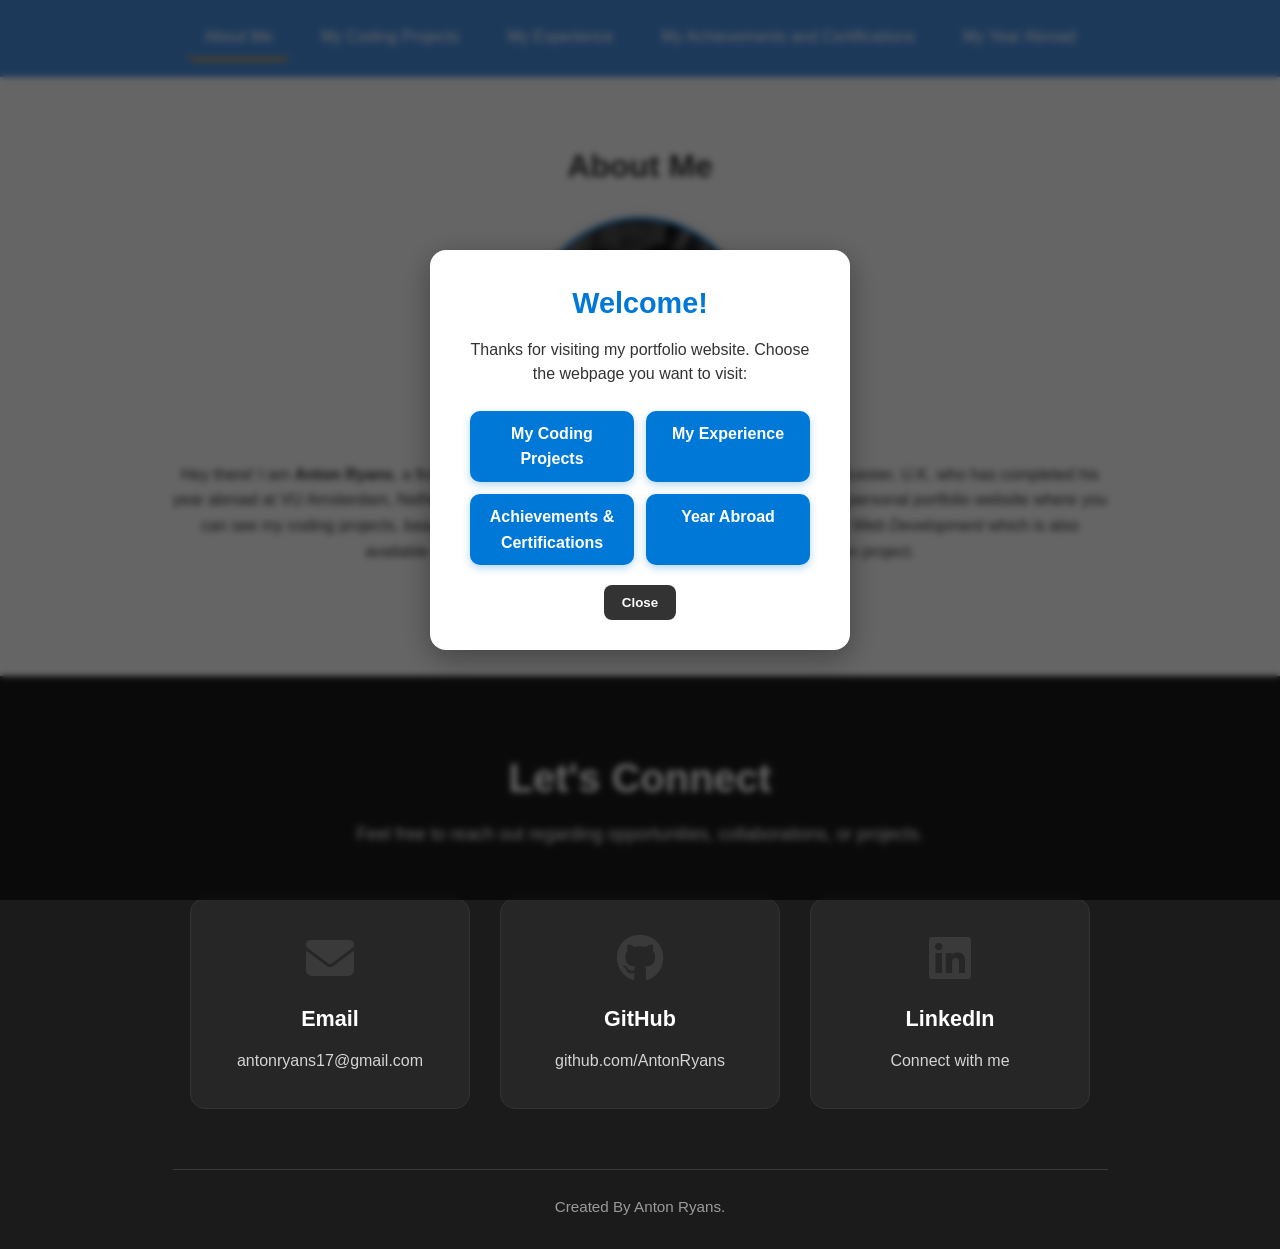
<file: index.html>
<!DOCTYPE html>
<html lang="en">
<head>
  <meta charset="UTF-8" />
  <meta name="viewport" content="width=device-width, initial-scale=1.0"/>
  <title>Anton Ryans's Portfolio</title>

  <!-- Theme and Page-specific Styles -->
  <link rel="stylesheet" href="css/theme.css" />
  <link rel="stylesheet" href="css/index.css" />
  <link rel="stylesheet" href="https://cdnjs.cloudflare.com/ajax/libs/font-awesome/6.7.2/css/all.min.css">
</head>

<body>

  <!-- Top Navigation -->
  <div class="topnav">
    <a class="active" href="index.html">About Me</a>
    <a href="My Coding Projects Page.html">My Coding Projects</a>
    <a href="My Experience Page.html">My Experience</a>
    <a href="My Achievements and Certifications Page.html">My Achievements and Certifications</a>
    <a href="yearAbroad.html">My Year Abroad</a>
  </div>

  <!-- Main Content -->
  <main>
    <div class="content">
      <h1>About Me</h1>

      <img class="profile-pic" src="pics/Anton Pic.jpg" alt="Anton Ryans Profile Picture" />

      <p>
        Hey there! I am <strong>Anton Ryans</strong>, 
        a final year BSc Computer Science Student at University Of Leicester, U.K. who 
        has completed his year abroad at VU Amsterdam, Netherlands in 2026,
        and who is graduating in 2027.
        This is my personal portfolio website where you can see my coding projects, based on <em>Data Analysis</em>, 
        <em>Data Science</em>, <em> Data Engineering </em>, and <em>Web Development</em> which is also available
        on my GitHub, which also includes my runner-up Hackathon project.
      </p>
    </div>

    <!-- Popup Section -->
<div class="popup-overlay" id="popupOverlay">
  <div class="popup">
    <h2>Welcome!</h2>
    <p>Thanks for visiting my portfolio website. Choose the webpage you want to visit:</p>

    <div class="popup-buttons">
      <a href="My Coding Projects Page.html" class="popup-link">My Coding Projects</a>
      <a href="My Experience Page.html" class="popup-link">My Experience</a>
      <a href="My Achievements and Certifications Page.html" class="popup-link">Achievements & Certifications</a>
      <a href="yearAbroad.html" class="popup-link">Year Abroad</a>
    </div>

    <button id="closePopupBtn">Close</button>
  </div>
</div>

  </main>

  <!-- JavaScript -->
  <script src="js/index.js" defer></script>

<footer class="footer">

    <div class="footer-content">

        <h2>Let's Connect</h2>

        <p class="footer-text">
            Feel free to reach out regarding opportunities, collaborations, or projects.
        </p>

        <div class="contact-links">

            <a href="mailto:antonryans17@gmail.com" class="contact-card">
                <i class="fa-solid fa-envelope footer-icon"></i>
                <h3>Email</h3>
                <p>antonryans17@gmail.com</p>
            </a>

            <a href="https://github.com/AntonRyans" target="_blank" class="contact-card">
                <i class="fa-brands fa-github footer-icon"></i>
                <h3>GitHub</h3>
                <p>github.com/AntonRyans</p>
            </a>

            <a href="https://www.linkedin.com/in/anton-ryans-ruban-a1a442295/" target="_blank" class="contact-card">
                <i class="fa-brands fa-linkedin footer-icon"></i>
                <h3>LinkedIn</h3>
                <p>Connect with me</p>
            </a>

        </div>

        <div class="footer-divider"></div>

        <p class="creator">
           Created By Anton Ryans.
        </p>

    </div>

</footer>
</body>
</html>
</file>
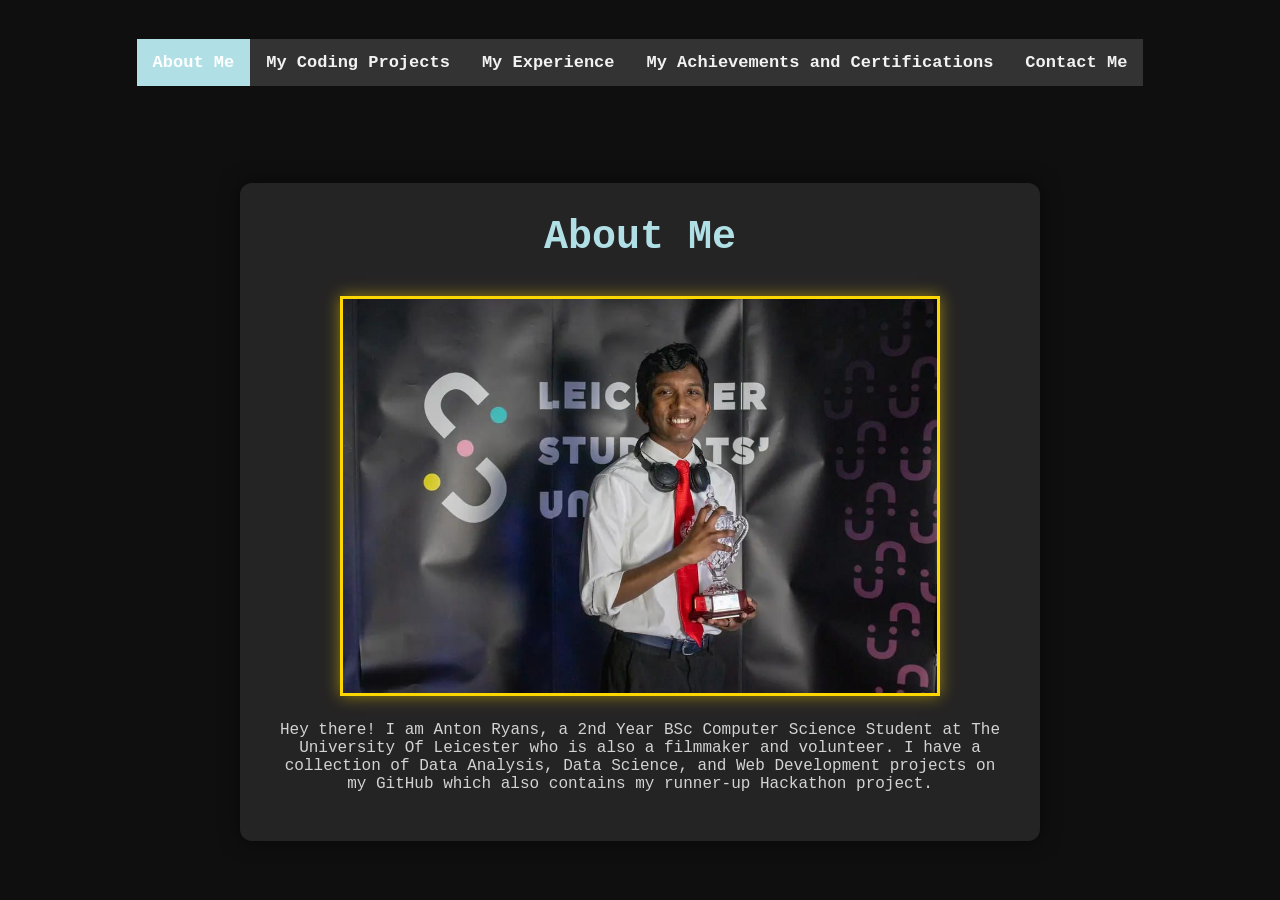
<file: About Me Page.html>
<!DOCTYPE html>
<html lang="en">
<head>
    <meta charset="UTF-8">
    <meta name="viewport" content="width=device-width, initial-scale=1.0">
    <title>Anton Ryans's Portfolio</title>
    <script src="https://platform.linkedin.com/in.js" type="text/javascript"></script>
    <style>
        .topnav {
    overflow: hidden;
    background-color: #333;
        }

        .topnav a {
         float: left;
        color: #f2f2f2;
        text-align: center;
        padding: 14px 16px;
        text-decoration: none;
        font-size: 17px;
            }

        .topnav a:hover {
        background-color: #ddd;
        color: black;
            }

        .topnav a.active {
        background-color: #b0e0e6;
        color: white;
            }

        @font-face {
            font-family: "Geist";
            src: url("https://assets.codepen.io/605876/GeistVF.ttf") format("truetype");
        }

        * {
            box-sizing: border-box;
            margin: 0;
            padding: 0;
        }

        :root {
            --size: 20px;
        }

        body {
            display: grid;
            place-items: center;
            min-height: 100vh;
            background: hsl(0, 0%, 6%);
            margin: 0;
            font-family: "Courier New", Courier, monospace;
            color: white;
        }

        .el {
            background: conic-gradient(
                from 180deg at 50% 70%,
                hsla(0, 0%, 98%, 1) 0deg,
                #eec32d 72deg,
                #ec4b4b 144deg,
                #709ab9 216deg,
                #4dffbf 288deg,
                hsla(0, 0%, 98%, 1) 1turn
            );
            width: 100%;
            height: 100%;
            position: absolute;
            top: 0;
            left: 0;
            mask: radial-gradient(circle at 50% 50%, white 2px, transparent 2.5px) 50% 50% / var(--size) var(--size),
                url("https://assets.codepen.io/605876/noise-mask.png") 256px 50% / 256px 256px;
            mask-composite: intersect;
            animation: flicker 20s infinite linear;
            z-index: -1;
        }

        @keyframes flicker {
            to {
                mask-position: 50% 50%, 0 50%;
            }
        }

        .content {
            text-align: center;
            padding: 2rem;
            background: rgba(48, 46, 46, 0.7); /* Adds a translucent dark background for readability */
            border-radius: 12px;
            box-shadow: 0 0 20px rgba(0, 0, 0, 0.5);
            max-width: 800px;
            margin: 20px;
        }

        h1 {
            color: #b0e0e6;
            font-size: 2.5rem;
            margin-bottom: 1rem;
        }

        h2 {
            color: #b0e0e6;
            font-size: 1.5rem;
            margin-bottom: 1rem;
        }

        h3 {
            color: #b0e0e6;
            font-size: 1rem;
            margin-bottom: 1rem;
        }

        p {
            color: #d3d3d3;
            font-size: 1rem;
            margin-bottom: 1rem;
        }

        a {
            color: #ffd700;
            text-decoration: none;
            font-weight: bold;
            font-size: 1.1rem;
        }

        a:hover {
            text-decoration: underline;
        }

        .profile-pic {
            width: 600px;
            height: 400px;
            margin: 20px auto;
            border: 3px solid #ffd700;
            box-shadow: 0 0 15px rgba(255, 215, 0, 0.5);
        }

        .pic {
            width: 652px;
            height: 400px;
            margin: 20px auto;
            border: 3px solid #ffd700;
            box-shadow: 0 0 15px rgba(255, 215, 0, 0.5);
        }

        .linkedin-post {
            margin: 20px auto;
            text-align: center;
            max-width: 600px;
        }
    </style>
</head>
<body>
    <div class="topnav">
        <a class="active" href="Anton Ryans's Personal Portfolio.html">About Me</a>
        <a href="Anton Ryans's Personal Portfolio Coding Projects Page.html">My Coding Projects</a>
        <a href="Anton Ryans's Personal Portfolio Experience Page.html">My Experience</a>
        <a href="Anton Ryans's Personal Portfolio Achievements Page.html">My Achievements and Certifications</a>
        <a href="Anton Ryans's Personal Portfolio Contact Me Page.html">Contact Me</a>
      </div>
    <div class="el"></div>
    <div class="content">
        <h1>About Me</h1>

        <img class="profile-pic" src="Anton Pic.jpg" alt="Anton Ryans Profile Picture">
        <p>
            Hey there! I am Anton Ryans, a 2nd Year BSc Computer Science Student at The University Of Leicester 
            who is also a filmmaker and volunteer.
            I have a collection of Data Analysis, Data Science, and Web Development projects on my GitHub 
            which also contains my runner-up Hackathon project.
        </p> 
    </div>
</body>
</html>
</file>
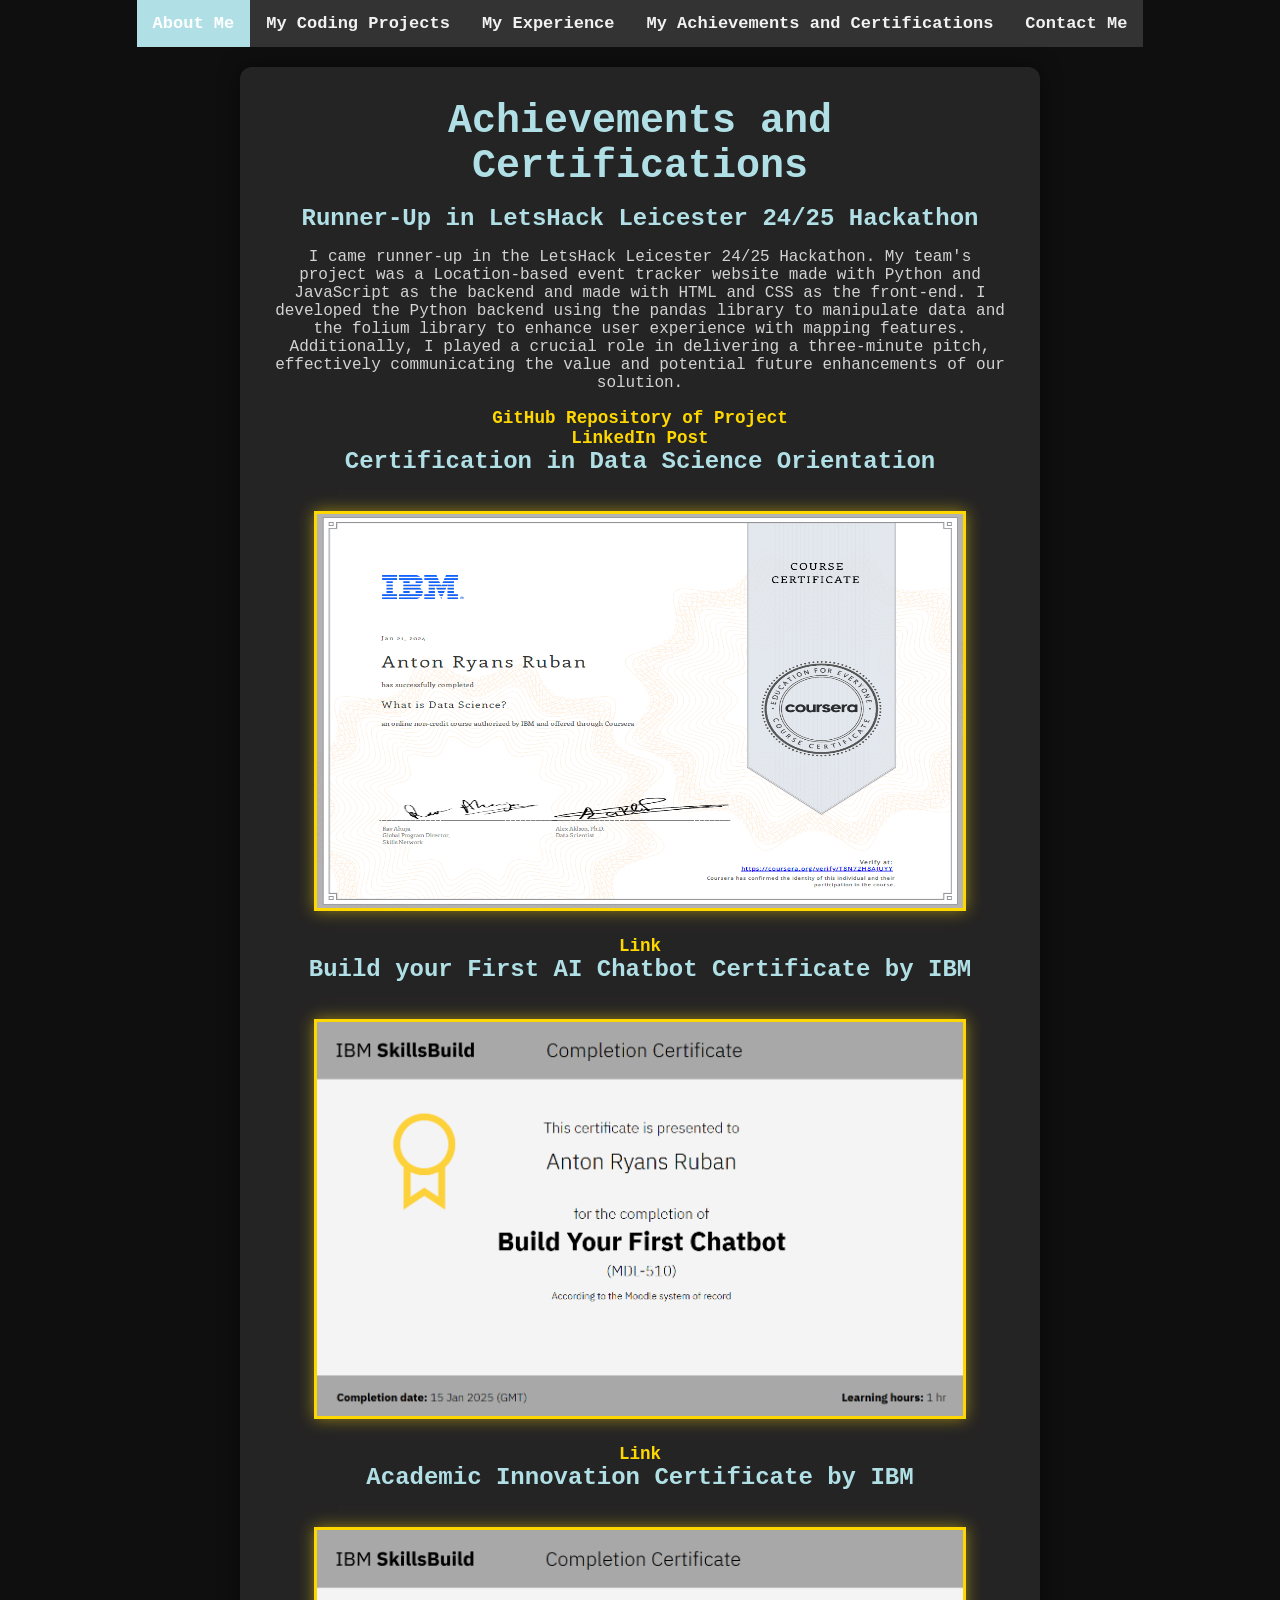
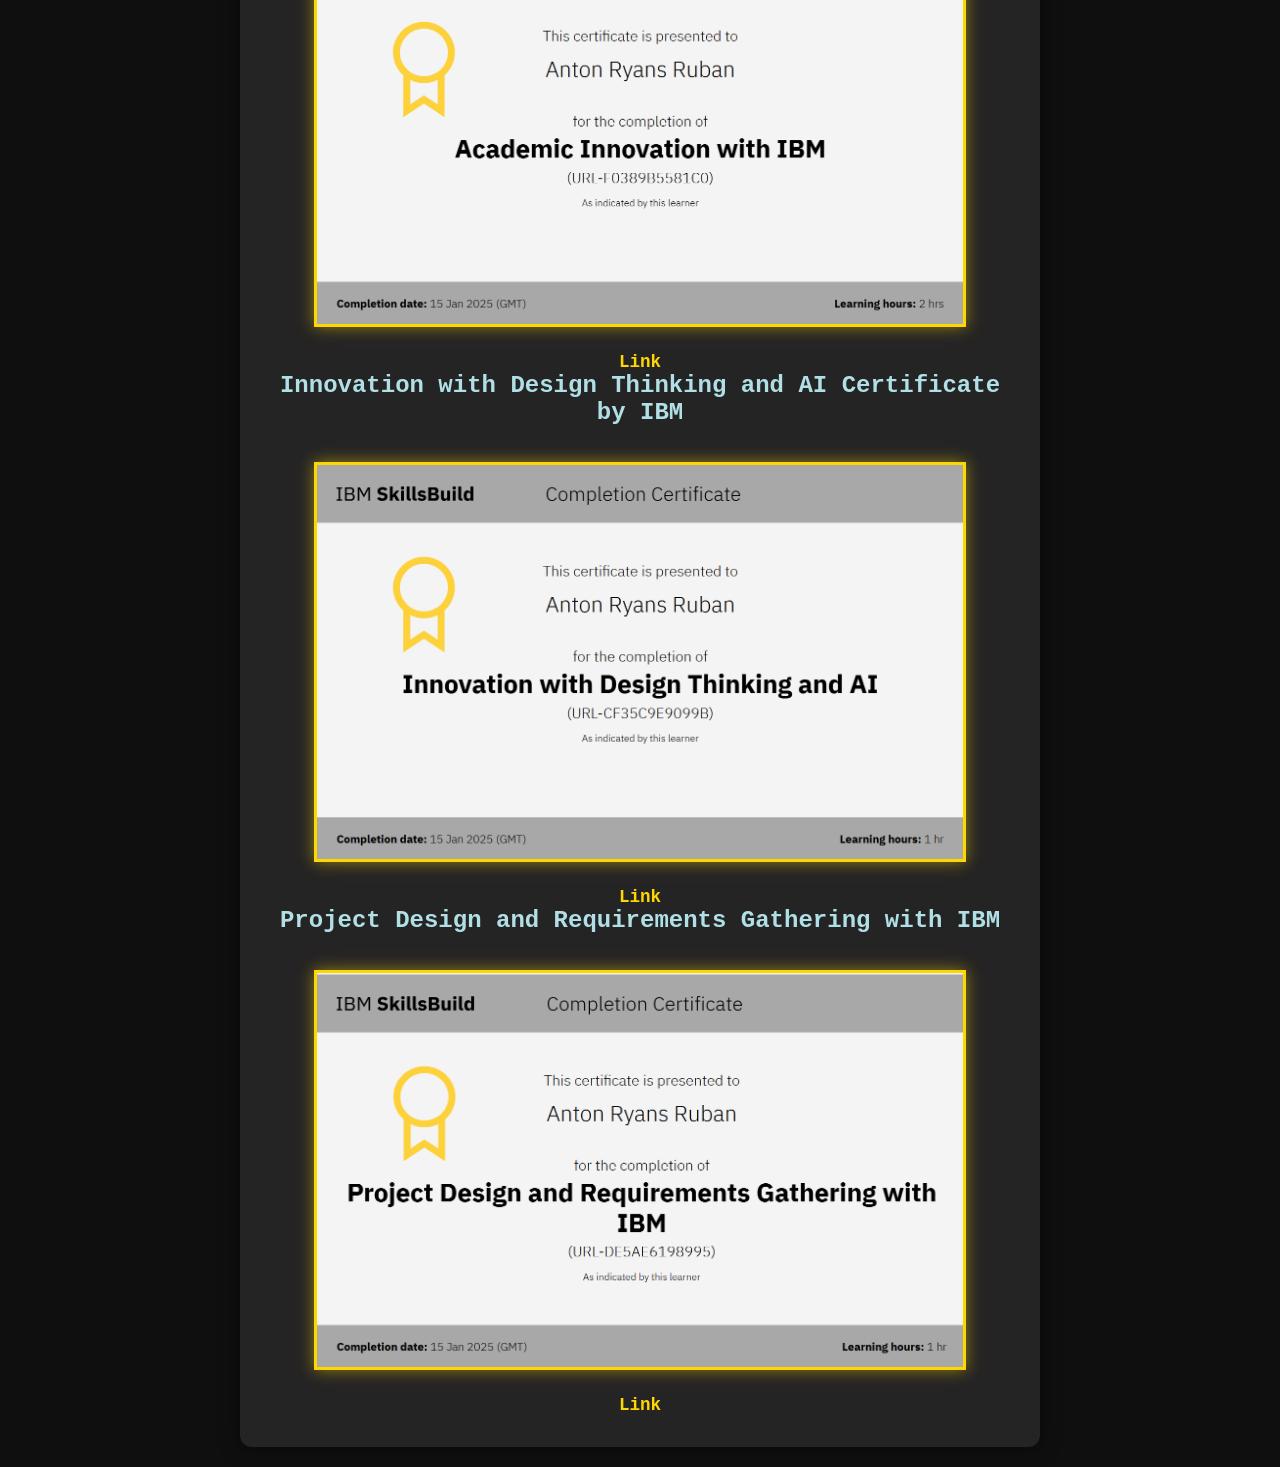
<file: Anton Ryans's Personal Portfolio Achievements Page.html>
<!DOCTYPE html>
<html lang="en">
<head>
    <meta charset="UTF-8">
    <meta name="viewport" content="width=device-width, initial-scale=1.0">
    <title>Anton Ryans's Portfolio</title>
    <style>
        .topnav {
    overflow: hidden;
    background-color: #333;
        }

        .topnav a {
         float: left;
        color: #f2f2f2;
        text-align: center;
        padding: 14px 16px;
        text-decoration: none;
        font-size: 17px;
            }

        .topnav a:hover {
        background-color: #ddd;
        color: black;
            }

        .topnav a.active {
        background-color: #b0e0e6;
        color: white;
            }
        @font-face {
            font-family: "Geist";
            src: url("https://assets.codepen.io/605876/GeistVF.ttf") format("truetype");
        }

        * {
            box-sizing: border-box;
            margin: 0;
            padding: 0;
        }

        :root {
            --size: 20px;
        }

        body {
            display: grid;
            place-items: center;
            min-height: 100vh;
            background: hsl(0, 0%, 6%);
            margin: 0;
            font-family: "Courier New", Courier, monospace;
            color: white;
        }

        .el {
            background: conic-gradient(
                from 180deg at 50% 70%,
                hsla(0, 0%, 98%, 1) 0deg,
                #eec32d 72deg,
                #ec4b4b 144deg,
                #709ab9 216deg,
                #4dffbf 288deg,
                hsla(0, 0%, 98%, 1) 1turn
            );
            width: 100%;
            height: 100%;
            position: absolute;
            top: 0;
            left: 0;
            mask: radial-gradient(circle at 50% 50%, white 2px, transparent 2.5px) 50% 50% / var(--size) var(--size),
                url("https://assets.codepen.io/605876/noise-mask.png") 256px 50% / 256px 256px;
            mask-composite: intersect;
            animation: flicker 20s infinite linear;
            z-index: -1;
        }

        @keyframes flicker {
            to {
                mask-position: 50% 50%, 0 50%;
            }
        }

        .content {
            text-align: center;
            padding: 2rem;
            background: rgba(48, 46, 46, 0.7); /* Adds a translucent dark background for readability */
            border-radius: 12px;
            box-shadow: 0 0 20px rgba(0, 0, 0, 0.5);
            max-width: 800px;
            margin: 20px;
        }

        h1 {
            color: #b0e0e6;
            font-size: 2.5rem;
            margin-bottom: 1rem;
        }

        h2 {
            color: #b0e0e6;
            font-size: 1.5rem;
            margin-bottom: 1rem;
        }

        h3 {
            color: #b0e0e6;
            font-size: 1rem;
            margin-bottom: 1rem;
        }

        p {
            color: #d3d3d3;
            font-size: 1rem;
            margin-bottom: 1rem;
        }

        a {
            color: #ffd700;
            text-decoration: none;
            font-weight: bold;
            font-size: 1.1rem;
        }

        a:hover {
            text-decoration: underline;
        }

        .pic {
            width: 652px;
            height: 400px;
            margin: 20px auto;
            border: 3px solid #ffd700;
            box-shadow: 0 0 15px rgba(255, 215, 0, 0.5);
        }

    </style>
</head>
<body>
    <div class="topnav">
        <a class="active" href="Anton Ryans's Personal Portfolio.html">About Me</a>
        <a href="Anton Ryans's Personal Portfolio Coding Projects Page.html">My Coding Projects</a>
        <a href="Anton Ryans's Personal Portfolio Experience Page.html">My Experience</a>
        <a href="Anton Ryans's Personal Portfolio Achievements Page.html">My Achievements and Certifications</a>
        <a href="Anton Ryans's Personal Portfolio Contact Me Page.html">Contact Me</a>
      </div>
    <div class="el"></div>
    <div class="content">
        <h1>Achievements and Certifications</h1>

        <h2> Runner-Up in LetsHack Leicester 24/25 Hackathon </h2>
        <p>
            I came runner-up in the LetsHack Leicester 24/25 Hackathon. My team's project was a Location-based event tracker website 
            made with Python and JavaScript as the backend and made with HTML and CSS as the front-end. 
            I developed the Python backend using the pandas library to manipulate data and the folium library to enhance user experience 
            with mapping features. Additionally, I played a crucial role in delivering a three-minute pitch, 
            effectively communicating the value and potential future enhancements of our solution.
        </p>
        <a href="https://github.com/AntonRyans/letsHack09" target="_blank">GitHub Repository of Project</a>
        <div class="linkedin-post">
            <a href="https://www.linkedin.com/posts/anton-ryans-ruban-a1a442295_last-weekend-my-team-and-i-came-2nd-in-the-activity-7261492702867836929-zjeX?utm_source=share&utm_medium=member_desktop" 
                target="_blank">LinkedIn Post</a>
        </div>

        <h2> Certification in Data Science Orientation </h2>
        <div>
        <img class="pic" src="Data Science Certification Pic.png" alt="Certificate Picture">
        </div>
        <a href="https://www.credly.com/badges/5b61c733-1169-4768-b04a-aee9c459fe94/linked_in_profile" target="_blank">Link</a>

        <h2> Build your First AI Chatbot Certificate by IBM </h2>
        <div>
        <img class="pic" src="IBM AI Chatbot Certificate.png" alt="Certificate Picture">
        </div>
        <a href="https://skills.yourlearning.ibm.com/certificate/share/82d1418683ewogICJsZWFybmVyQ05VTSIgOiAiMzkwMTIyN1JFRyIsCiAgIm9iamVjdFR5cGUiIDogIkFDVElWSVRZIiwKICAib2JqZWN0SWQiIDogIk1ETC01MTAiCn04f5f379847-10" target="_blank">Link</a>
        
        <h2> Academic Innovation Certificate by IBM </h2>
        <div>
        <img class="pic" src="IBM AI Talk Certificate.png" alt="Certificate Picture">
        </div>
        <a href="https://skills.yourlearning.ibm.com/certificate/share/b63bd55ce9ewogICJvYmplY3RUeXBlIiA6ICJBQ1RJVklUWSIsCiAgIm9iamVjdElkIiA6ICJVUkwtRjAzODlCNTU4MUMwIiwKICAibGVhcm5lckNOVU0iIDogIjM5MDEyMjdSRUciCn0e9ccfccda9-10" target="_blank">Link</a>

        <h2> Innovation with Design Thinking and AI Certificate by IBM </h2>
        <div>
        <img class="pic" src="IBM AI Course Certificate.png" alt="Certificate Picture">
        </div>
        <a href="https://skills.yourlearning.ibm.com/certificate/share/0508f4af20ewogICJvYmplY3RJZCIgOiAiVVJMLUNGMzVDOUU5MDk5QiIsCiAgImxlYXJuZXJDTlVNIiA6ICIzOTAxMjI3UkVHIiwKICAib2JqZWN0VHlwZSIgOiAiQUNUSVZJVFkiCn0289153c2f1-10" target="_blank">Link</a>
        
        <h2> Project Design and Requirements Gathering with IBM </h2>
        <div>
        <img class="pic" src="IBM AI Course Intro Certificate.png" alt="Certificate Picture">
        </div>
        <a href="https://skills.yourlearning.ibm.com/certificate/share/0a0e89ec8bewogICJvYmplY3RJZCIgOiAiVVJMLURFNUFFNjE5ODk5NSIsCiAgImxlYXJuZXJDTlVNIiA6ICIzOTAxMjI3UkVHIiwKICAib2JqZWN0VHlwZSIgOiAiQUNUSVZJVFkiCn0e1dcade407-10" target="_blank">Link</a>
    </div>
</body>
</html>
</file>
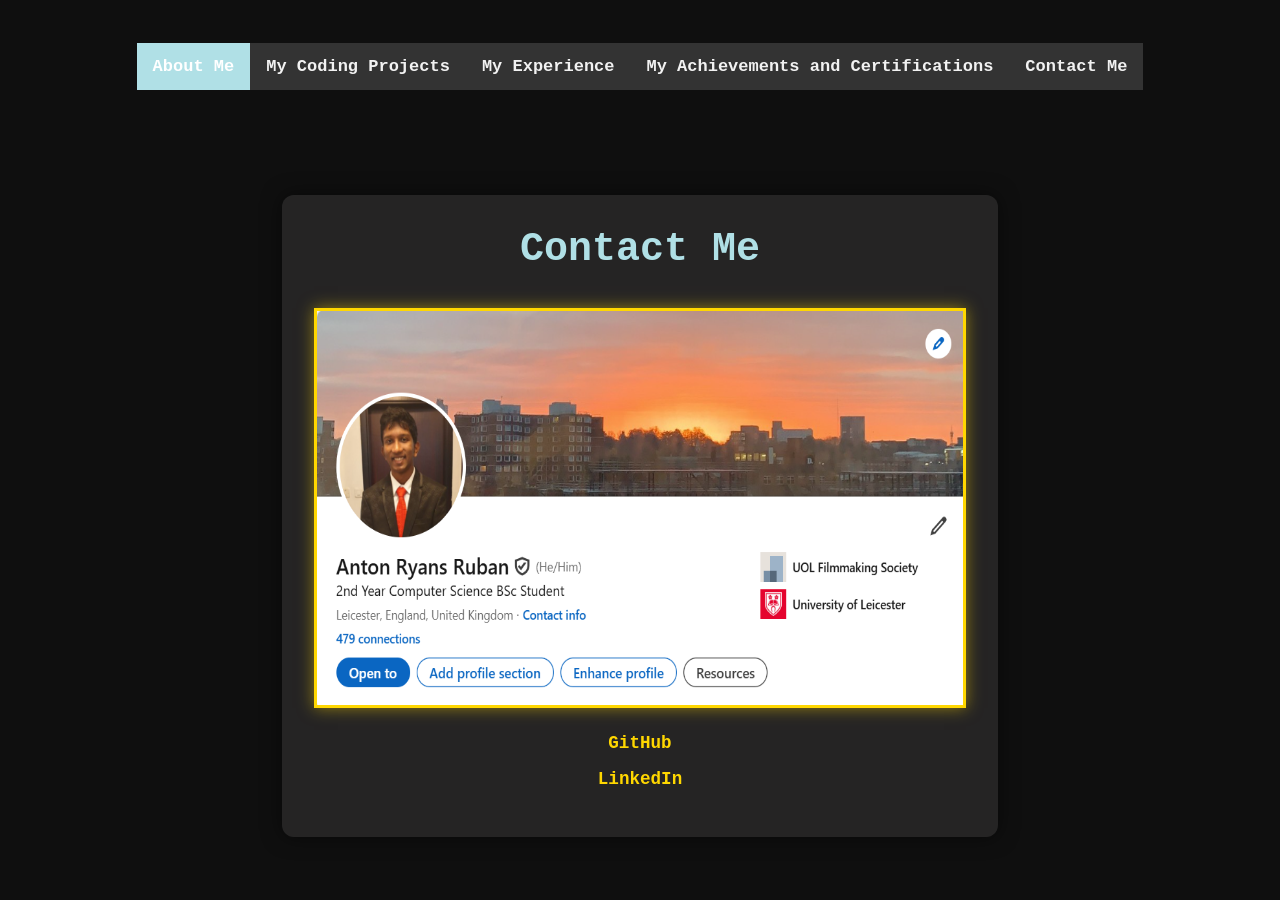
<file: Anton Ryans's Personal Portfolio Contact Me Page.html>
<!DOCTYPE html>
<html lang="en">
<head>
    <meta charset="UTF-8">
    <meta name="viewport" content="width=device-width, initial-scale=1.0">
    <title>Anton Ryans's Portfolio</title>
    <style>
        .topnav {
    overflow: hidden;
    background-color: #333;
        }

        .topnav a {
         float: left;
        color: #f2f2f2;
        text-align: center;
        padding: 14px 16px;
        text-decoration: none;
        font-size: 17px;
            }

        .topnav a:hover {
        background-color: #ddd;
        color: black;
            }

        .topnav a.active {
        background-color: #b0e0e6;
        color: white;
            }
        @font-face {
            font-family: "Geist";
            src: url("https://assets.codepen.io/605876/GeistVF.ttf") format("truetype");
        }

        * {
            box-sizing: border-box;
            margin: 0;
            padding: 0;
        }

        :root {
            --size: 20px;
        }

        body {
            display: grid;
            place-items: center;
            min-height: 100vh;
            background: hsl(0, 0%, 6%);
            margin: 0;
            font-family: "Courier New", Courier, monospace;
            color: white;
        }

        .el {
            background: conic-gradient(
                from 180deg at 50% 70%,
                hsla(0, 0%, 98%, 1) 0deg,
                #eec32d 72deg,
                #ec4b4b 144deg,
                #709ab9 216deg,
                #4dffbf 288deg,
                hsla(0, 0%, 98%, 1) 1turn
            );
            width: 100%;
            height: 100%;
            position: absolute;
            top: 0;
            left: 0;
            mask: radial-gradient(circle at 50% 50%, white 2px, transparent 2.5px) 50% 50% / var(--size) var(--size),
                url("https://assets.codepen.io/605876/noise-mask.png") 256px 50% / 256px 256px;
            mask-composite: intersect;
            animation: flicker 20s infinite linear;
            z-index: -1;
        }

        @keyframes flicker {
            to {
                mask-position: 50% 50%, 0 50%;
            }
        }

        .content {
            text-align: center;
            padding: 2rem;
            background: rgba(48, 46, 46, 0.7); /* Adds a translucent dark background for readability */
            border-radius: 12px;
            box-shadow: 0 0 20px rgba(0, 0, 0, 0.5);
            max-width: 800px;
            margin: 20px;
        }

        h1 {
            color: #b0e0e6;
            font-size: 2.5rem;
            margin-bottom: 1rem;
        }

        h2 {
            color: #b0e0e6;
            font-size: 1.5rem;
            margin-bottom: 1rem;
        }

        h3 {
            color: #b0e0e6;
            font-size: 1rem;
            margin-bottom: 1rem;
        }

        p {
            color: #d3d3d3;
            font-size: 1rem;
            margin-bottom: 1rem;
        }

        a {
            color: #ffd700;
            text-decoration: none;
            font-weight: bold;
            font-size: 1.1rem;
        }

        a:hover {
            text-decoration: underline;
        }


        .pic {
            width: 652px;
            height: 400px;
            margin: 20px auto;
            border: 3px solid #ffd700;
            box-shadow: 0 0 15px rgba(255, 215, 0, 0.5);
        }


    </style>
</head>
<body>
    <div class="topnav">
        <a class="active" href="Anton Ryans's Personal Portfolio.html">About Me</a>
        <a href="Anton Ryans's Personal Portfolio Coding Projects Page.html">My Coding Projects</a>
        <a href="Anton Ryans's Personal Portfolio Experience Page.html">My Experience</a>
        <a href="Anton Ryans's Personal Portfolio Achievements Page.html">My Achievements and Certifications</a>
        <a href="Anton Ryans's Personal Portfolio Contact Me Page.html">Contact Me</a>
      </div>
    <div class="el"></div>
    
    <div class="content">
        <h1>Contact Me</h1>
        <div>
            <img class="pic" src="linkedIn pic.png" alt="LinkedIn Picture">
        </div>
        <p>
            <a href="https://github.com/AntonRyans" target="_blank">GitHub</a>
        </p>
        <p>
            <a href="https://www.linkedin.com/in/anton-ryans-ruban-a1a442295/" target="_blank">LinkedIn</a>
        </p>
    </div>
</body>
</html>
</file>
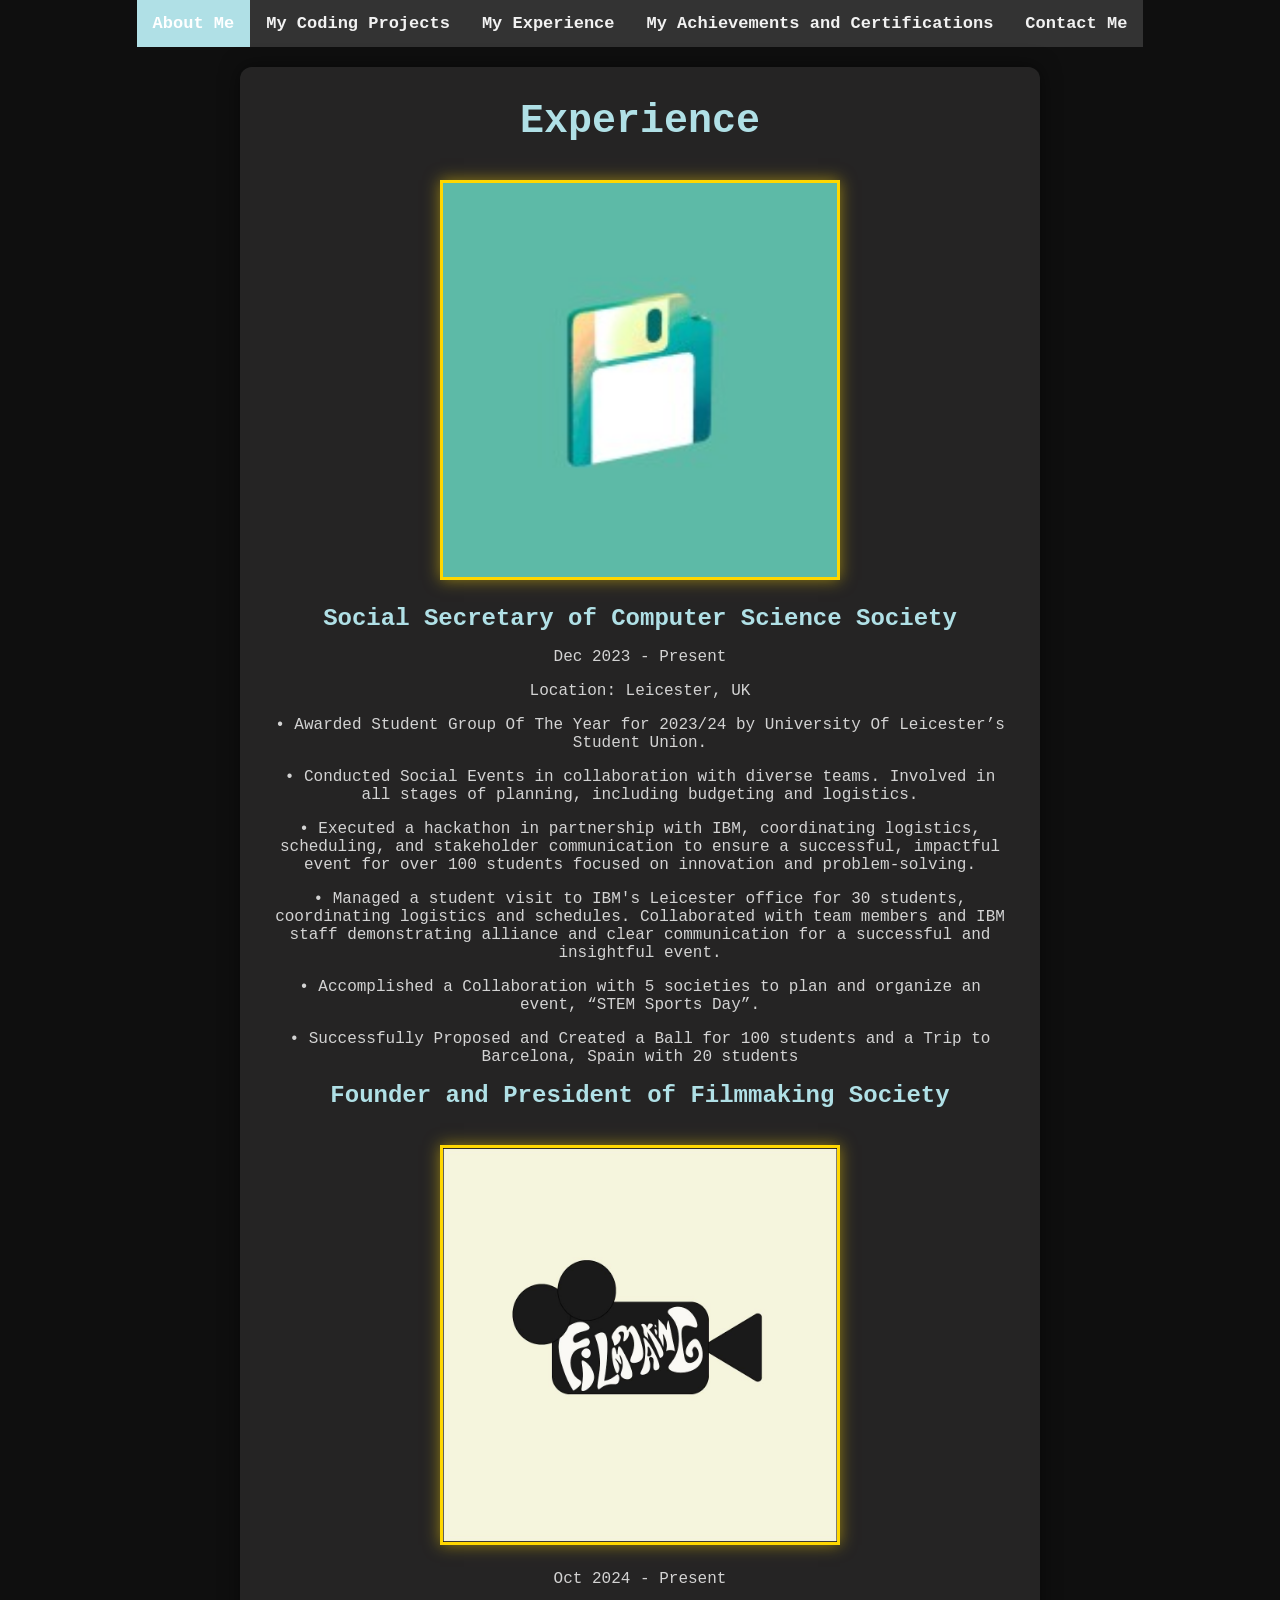
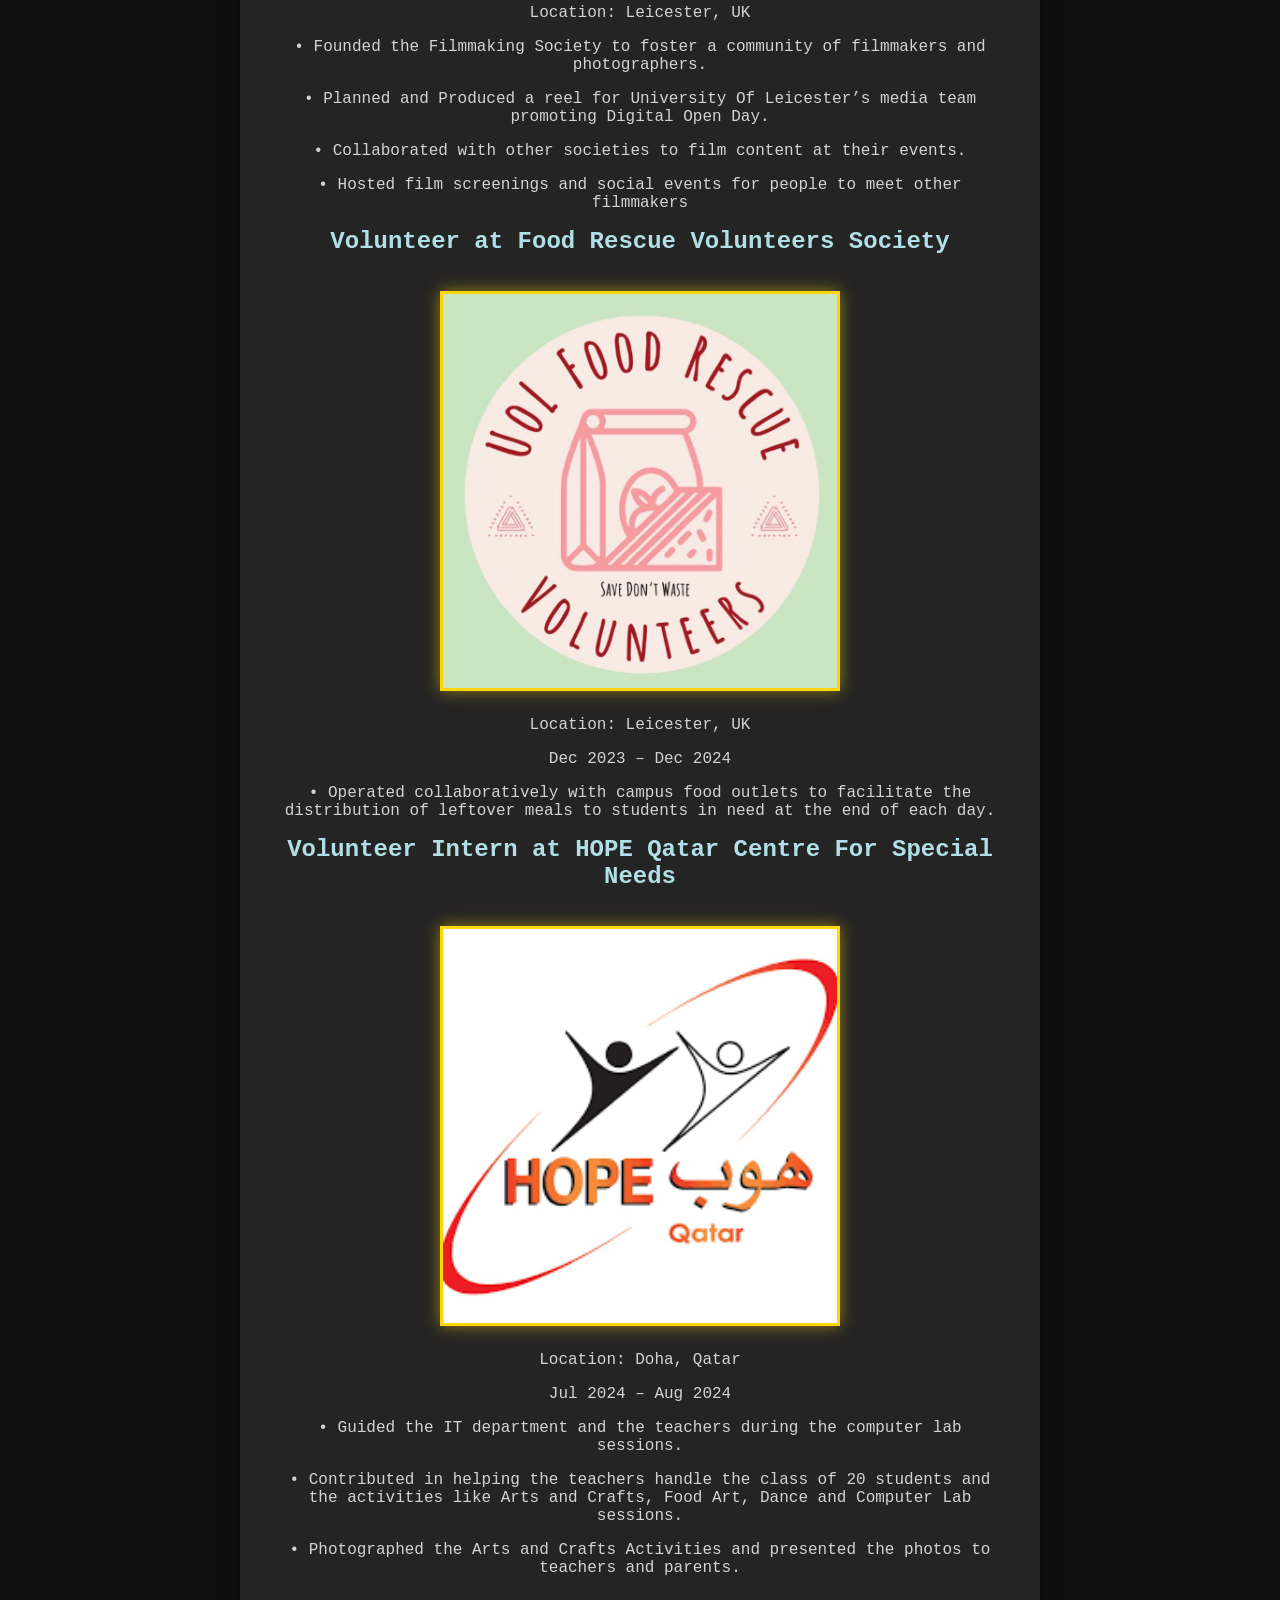
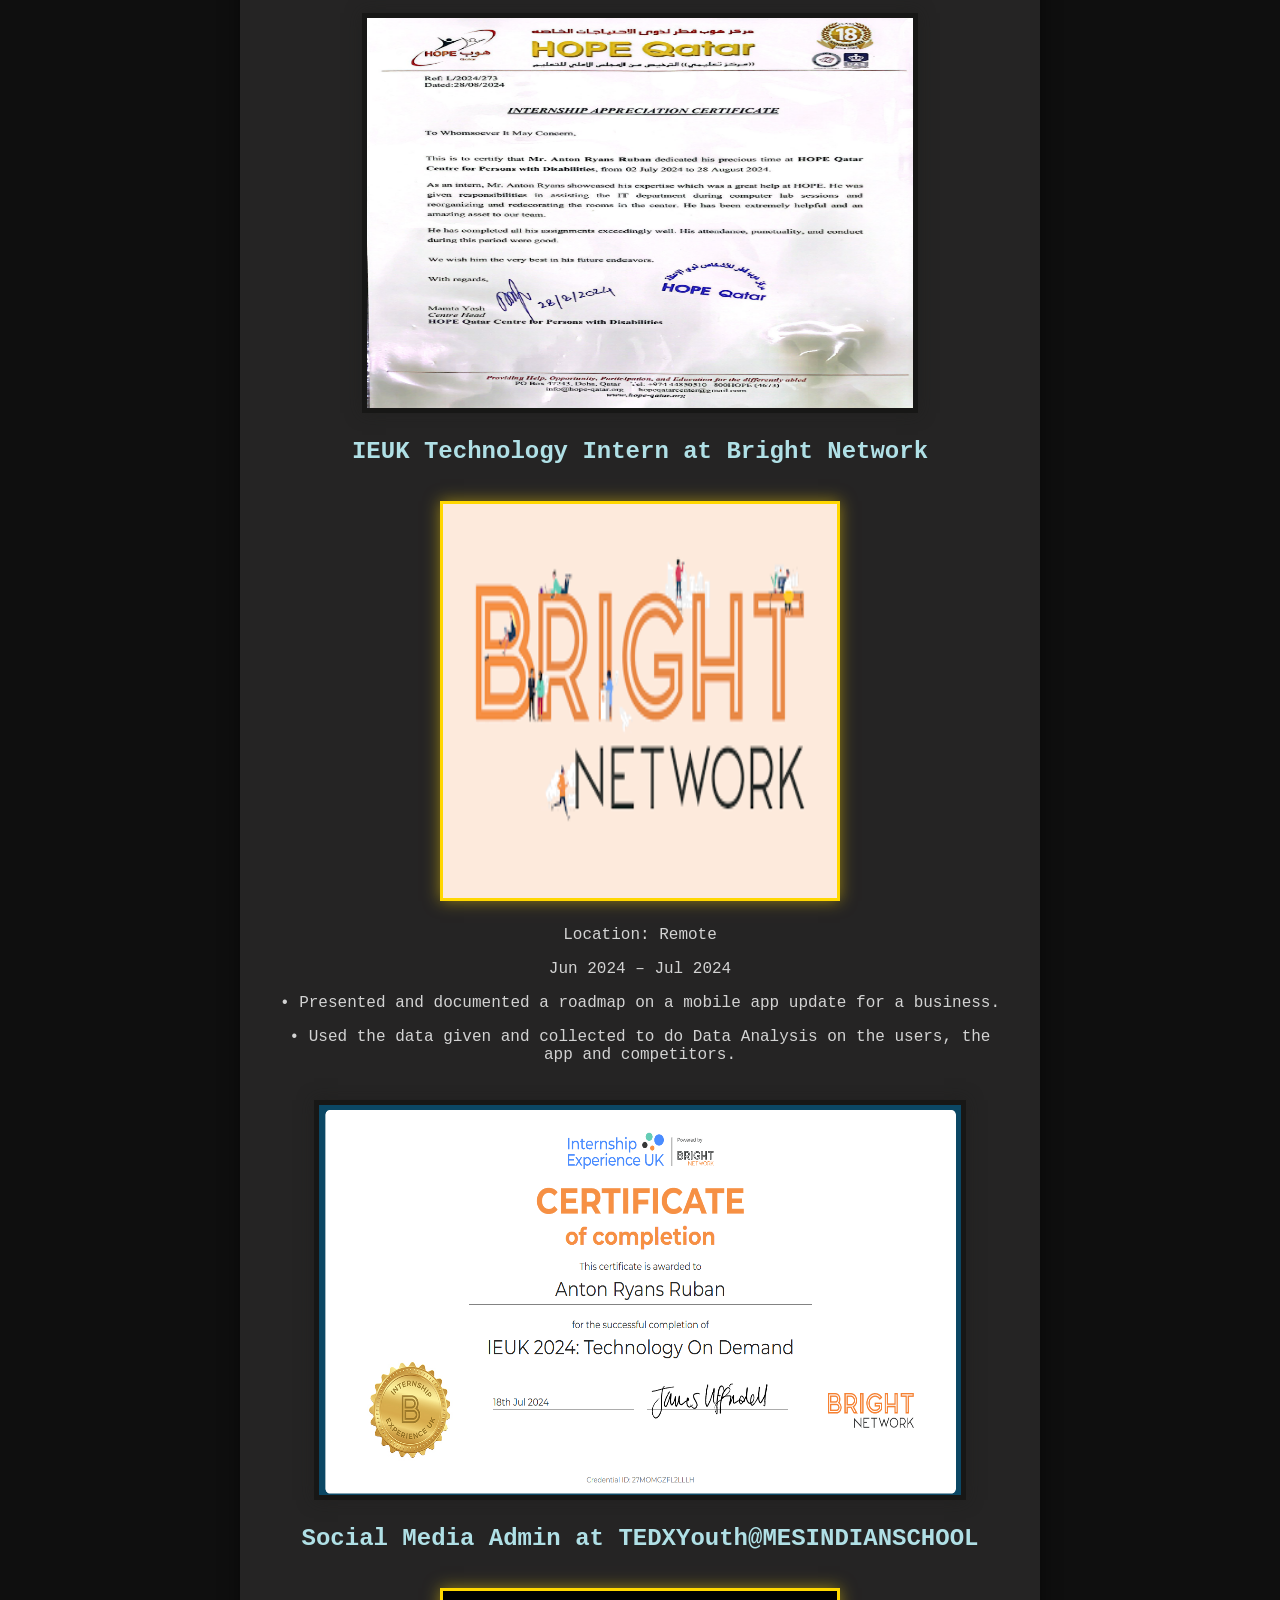
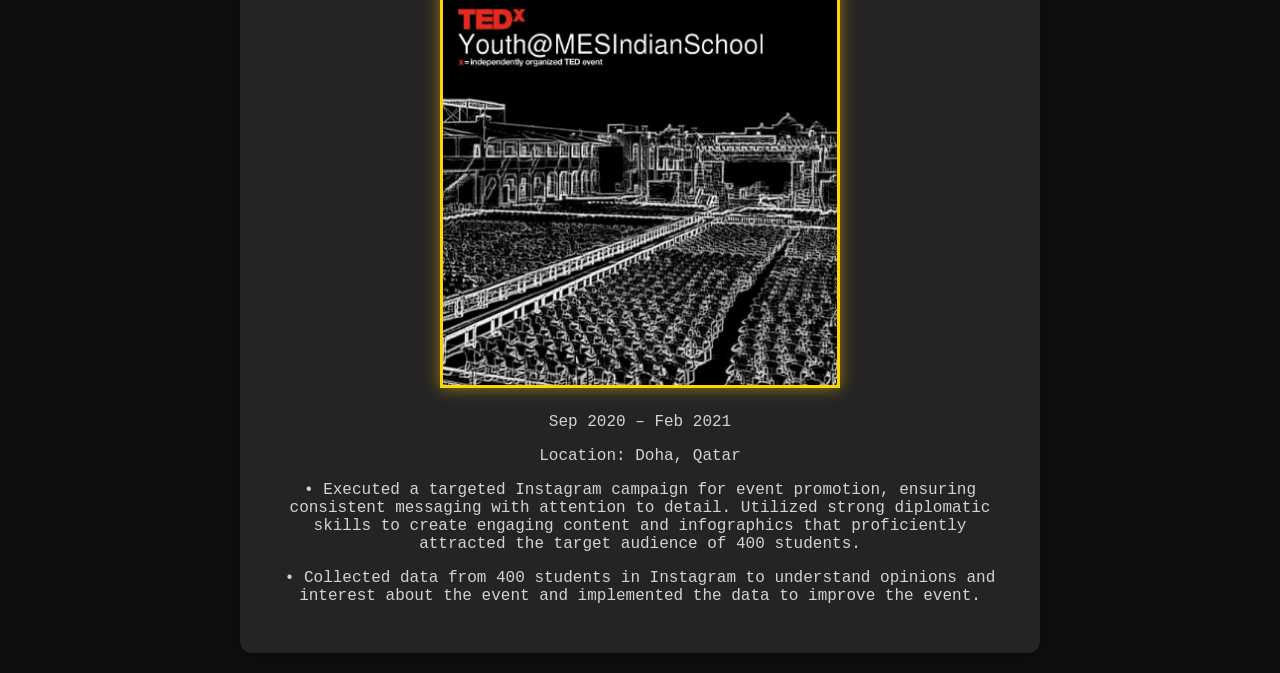
<file: Anton Ryans's Personal Portfolio Experience Page.html>
<!DOCTYPE html>
<html lang="en">
<head>
    <meta charset="UTF-8">
    <meta name="viewport" content="width=device-width, initial-scale=1.0">
    <title>Anton Ryans's Portfolio</title>
    <script src="https://platform.linkedin.com/in.js" type="text/javascript"></script>
    <style>
        .topnav {
    overflow: hidden;
    background-color: #333;
        }

        .topnav a {
         float: left;
        color: #f2f2f2;
        text-align: center;
        padding: 14px 16px;
        text-decoration: none;
        font-size: 17px;
            }

        .topnav a:hover {
        background-color: #ddd;
        color: black;
            }

        .topnav a.active {
        background-color: #b0e0e6;
        color: white;
            }

        @font-face {
            font-family: "Geist";
            src: url("https://assets.codepen.io/605876/GeistVF.ttf") format("truetype");
        }

        * {
            box-sizing: border-box;
            margin: 0;
            padding: 0;
        }

        :root {
            --size: 20px;
        }

        body {
            display: grid;
            place-items: center;
            min-height: 100vh;
            background: hsl(0, 0%, 6%);
            margin: 0;
            font-family: "Courier New", Courier, monospace;
            color: white;
        }

        .el {
            background: conic-gradient(
                from 180deg at 50% 70%,
                hsla(0, 0%, 98%, 1) 0deg,
                #eec32d 72deg,
                #ec4b4b 144deg,
                #709ab9 216deg,
                #4dffbf 288deg,
                hsla(0, 0%, 98%, 1) 1turn
            );
            width: 100%;
            height: 100%;
            position: absolute;
            top: 0;
            left: 0;
            mask: radial-gradient(circle at 50% 50%, white 2px, transparent 2.5px) 50% 50% / var(--size) var(--size),
                url("https://assets.codepen.io/605876/noise-mask.png") 256px 50% / 256px 256px;
            mask-composite: intersect;
            animation: flicker 20s infinite linear;
            z-index: -1;
        }

        @keyframes flicker {
            to {
                mask-position: 50% 50%, 0 50%;
            }
        }

        .content {
            text-align: center;
            padding: 2rem;
            background: rgba(48, 46, 46, 0.7); /* Adds a translucent dark background for readability */
            border-radius: 12px;
            box-shadow: 0 0 20px rgba(0, 0, 0, 0.5);
            max-width: 800px;
            margin: 20px;
        }

        h1 {
            color: #b0e0e6;
            font-size: 2.5rem;
            margin-bottom: 1rem;
        }

        h2 {
            color: #b0e0e6;
            font-size: 1.5rem;
            margin-bottom: 1rem;
        }

        h3 {
            color: #b0e0e6;
            font-size: 1rem;
            margin-bottom: 1rem;
        }

        p {
            color: #d3d3d3;
            font-size: 1rem;
            margin-bottom: 1rem;
        }

        a {
            color: #ffd700;
            text-decoration: none;
            font-weight: bold;
            font-size: 1.1rem;
        }

        a:hover {
            text-decoration: underline;
        }

        .pic {
            width: 400px;
            height: 400px;
            margin: 20px auto;
            border: 3px solid #ffd700;
            box-shadow: 0 0 15px rgba(255, 215, 0, 0.5);
        }

        .long-pic {
            width: 556px;
            height: 400px;
            margin: 20px auto;
            border: 5px solid #171716;
            box-shadow: 0 0 15px rgba(29, 29, 28, 0.5);
        }

        .wide-pic {
            width: 652px;
            height: 400px;
            margin: 20px auto;
            border: 5px solid #171716;
            box-shadow: 0 0 15px rgba(29, 29, 28, 0.5);
        }

    </style>
</head>
<body>
    <div class="topnav">
        <a class="active" href="Anton Ryans's Personal Portfolio.html">About Me</a>
        <a href="Anton Ryans's Personal Portfolio Coding Projects Page.html">My Coding Projects</a>
        <a href="Anton Ryans's Personal Portfolio Experience Page.html">My Experience</a>
        <a href="Anton Ryans's Personal Portfolio Achievements Page.html">My Achievements and Certifications</a>
        <a href="Anton Ryans's Personal Portfolio Contact Me Page.html">Contact Me</a>
      </div>
    <div class="el"></div>
    <div class="content">
        <h1>Experience</h1>
        <img class="pic" src="csPic.jpg" alt="CS Logo">
        <h2> Social Secretary of Computer Science Society </h2>
        <p> Dec 2023 - Present </p>
        <p> Location: Leicester, UK </p>
        <p>
            • Awarded Student Group Of The Year for 2023/24 by University Of Leicester’s Student Union.
        </p>
        <p>
            • Conducted Social Events in collaboration with diverse teams. Involved in all stages of planning,
            including budgeting and logistics.
        </p>
        <p>
            • Executed a hackathon in partnership with IBM, coordinating logistics, scheduling, and stakeholder
            communication to ensure a successful, impactful event for over 100 students focused on innovation
            and problem-solving.
        </p>
        <p>
            • Managed a student visit to IBM's Leicester office for 30 students, coordinating logistics and
            schedules. Collaborated with team members and IBM staff demonstrating alliance and clear
            communication for a successful and insightful event.
        </p>
        <p>
            • Accomplished a Collaboration with 5 societies to plan and organize an event, “STEM Sports Day”.
        </p>
        <p>
            • Successfully Proposed and Created a Ball for 100 students and a Trip to Barcelona, Spain
            with 20 students
        </p>

        <h2> Founder and President of Filmmaking Society </h2>
        <img class="pic" src="fmPic.jpg" alt="FM Logo">
        <p> Oct 2024 - Present</p>
        <p> Location: Leicester, UK </p>
        <p>
            • Founded the Filmmaking Society to foster a community of filmmakers and photographers.
        </p>
        <p>
            • Planned and Produced a reel for University Of Leicester’s media team promoting Digital Open Day.
        </p>
        <p>
            • Collaborated with other societies to film content at their events.
        </p>
        <p>
            • Hosted film screenings and social events for people to meet other filmmakers
        </p>

        <h2> Volunteer at Food Rescue Volunteers Society</h2>
        <img class="pic" src="foodRescuePic.png" alt="FR Logo">
        <p> Location: Leicester, UK </p>
        <p> Dec 2023 – Dec 2024 </p>
        <p>
            • Operated collaboratively with campus food outlets to facilitate the distribution of 
            leftover meals to students in need at the end of each day.
        </p>

        <h2> Volunteer Intern at HOPE Qatar Centre For Special Needs</h2>
        <img class="pic" src="HopePic.png" alt="Hope Logo">
        <p> Location: Doha, Qatar </p>
        <p> Jul 2024 – Aug 2024 </p>
        <p>
            • Guided the IT department and the teachers during the computer lab sessions.
        </p>
        <p>
            • Contributed in helping the teachers handle the class of 20 students and the activities like Arts and
              Crafts, Food Art, Dance and Computer Lab sessions.
        </p>
        <p>
            • Photographed the Arts and Crafts Activities and presented the photos to teachers and parents.
        </p>
        <img class="long-pic" src="HOPE Qatar Intern Certificate.png" alt="Intern Certificate">

        <h2> IEUK Technology Intern at Bright Network </h2>
        <img class="pic" src="BNPic.png" alt="BN Logo">
        <p> Location: Remote </p>
        <p> Jun 2024 – Jul 2024 </p>
        <p>
            • Presented and documented a roadmap on a mobile app update for a business.
        </p>
        <p>
            • Used the data given and collected to do Data Analysis on the users, the app and competitors.
        </p>
        <img class="wide-pic" src="BN Certificate.png" alt="Intern Certificate">

        <h2> Social Media Admin at TEDXYouth@MESINDIANSCHOOL </h2>
        <img class="pic" src="tedXPic.png" alt="TEDXYouth Logo">
        <p> Sep 2020 – Feb 2021 </p>
        <p> Location: Doha, Qatar </p>
        <p>
            • Executed a targeted Instagram campaign for event promotion, ensuring consistent messaging with attention to detail. 
            Utilized strong diplomatic skills to create engaging content and infographics that proficiently attracted 
            the target audience of 400 students.
        </p>
        <p>
            • Collected data from 400 students in Instagram to understand opinions and interest about 
            the event and implemented the data to improve the event.
        </p>

    </div>
</body>
</html>
</file>
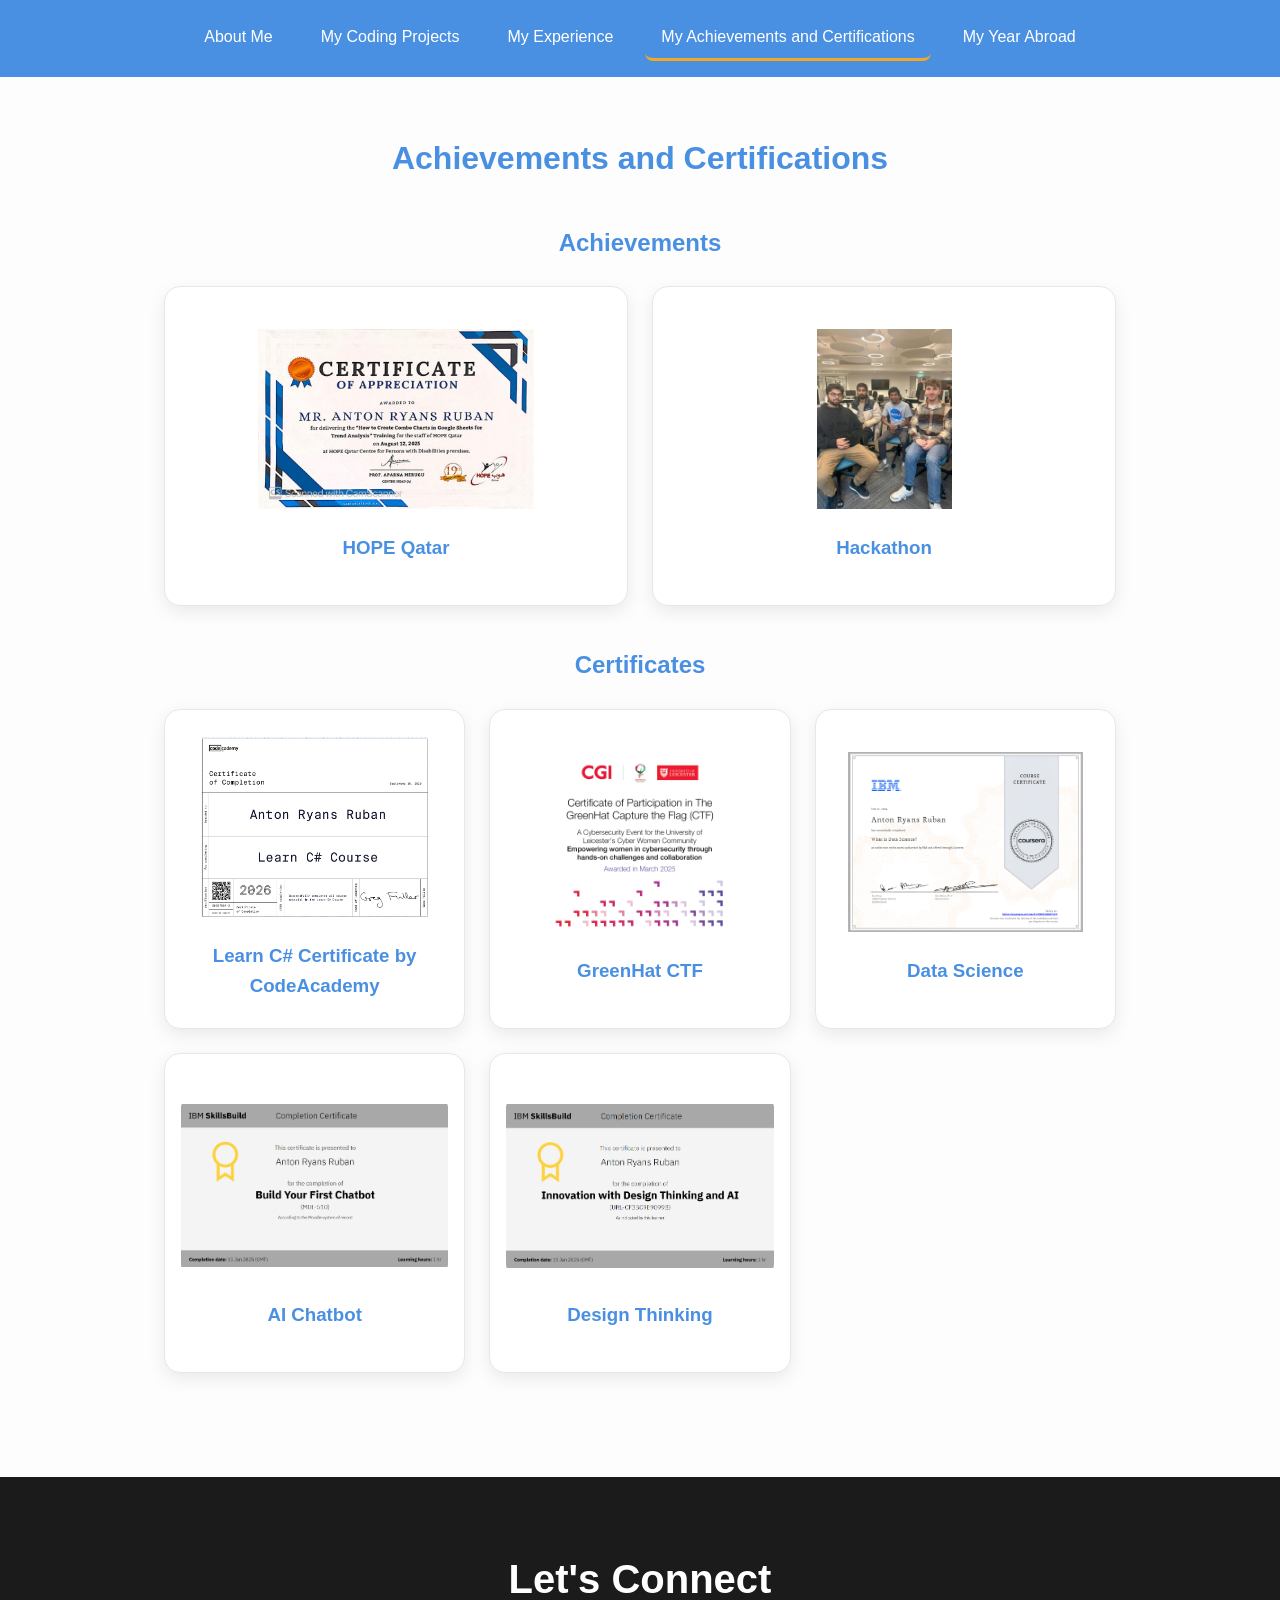
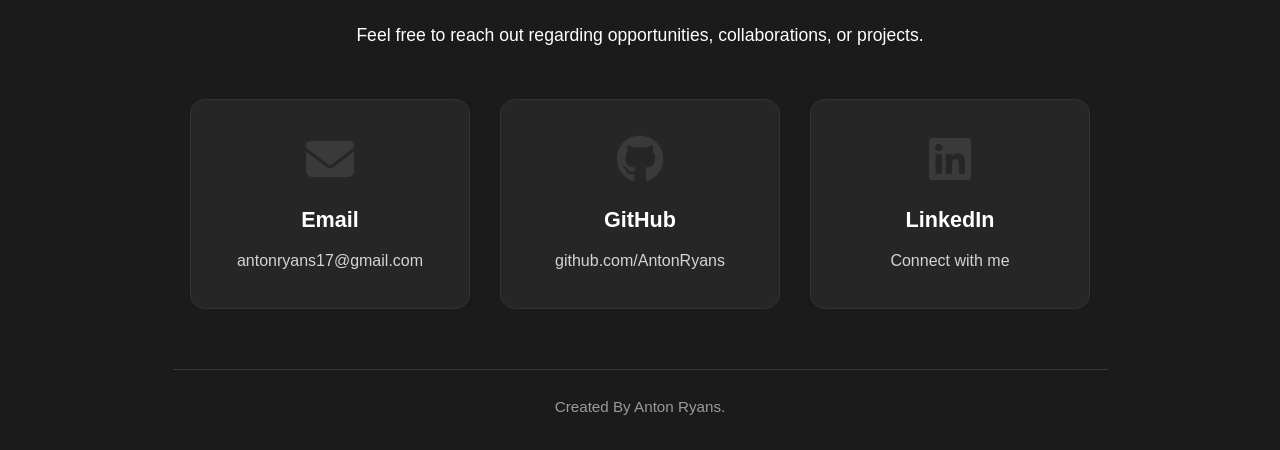
<file: My Achievements and Certifications Page.html>
<!DOCTYPE html>
<html lang="en">
<head>
    <meta charset="UTF-8">
    <meta name="viewport" content="width=device-width, initial-scale=1.0">
    <title>Achievements & Certifications</title>

    <link rel="stylesheet" href="css/theme.css">
    <link rel="stylesheet" href="css/achievements.css">
    <link rel="stylesheet" href="https://cdnjs.cloudflare.com/ajax/libs/font-awesome/6.7.2/css/all.min.css">
</head>

<body>

<div class="topnav">
    <a href="index.html">About Me</a>
    <a href="My Coding Projects Page.html">My Coding Projects</a>
    <a href="My Experience Page.html">My Experience</a>
    <a class="active" href="My Achievements and Certifications Page.html">My Achievements and Certifications</a>
    <a href="yearAbroad.html">My Year Abroad</a>
</div>

<div class="content">

<h1>Achievements and Certifications</h1>

<h2>Achievements</h2>

<div class="card-grid">

    <!-- HOPE Qatar -->
    <div class="flip-card">
        <div class="flip-card-inner">

            <div class="flip-card-front">
                <img src="pics/trainingCertificate.png" alt="HOPE Qatar Certificate">
                <h3>HOPE Qatar</h3>
            </div>

            <div class="flip-card-back">
                <h3>Training Certificate</h3>
                <p>
                    Conducted staff training on data visualization for 30 staff members.
                    Improved data-driven decision making in education settings.
                </p>

                <a href="https://www.linkedin.com/posts/anton-ryans-ruban-a1a442295_summer-internship-completion-my-time-activity-7362952449747312640-raXK"
                   target="_blank">LinkedIn Post</a>
            </div>

        </div>
    </div>

    <!-- Hackathon -->
    <div class="flip-card">
        <div class="flip-card-inner">

            <div class="flip-card-front">
                <img src="pics/hackathon group pic.jpg" alt="Hackathon">
                <h3>Hackathon</h3>
            </div>

            <div class="flip-card-back">
                <h3>Runner-Up</h3>
                <p>
                    Built a location-based event tracker using Python, Pandas, Folium, HTML & CSS.
                </p>

                <a href="https://github.com/AntonRyans/letsHack09" target="_blank">GitHub</a>
                <a href="https://www.linkedin.com" target="_blank">LinkedIn</a>
            </div>

        </div>
    </div>

</div>


<!--CERTIFICATIONS-->
<h2>Certificates</h2>

<div class="card-grid">

    <div class="flip-card">
        <div class="flip-card-inner">

            <div class="flip-card-front">
                <img src="pics/C-sharp Certificate.png" alt="C# Certificate">
                <h3>Learn C# Certificate by CodeAcademy</h3>
            </div>

            <div class="flip-card-back">
                <h3>Learn C# Certificate by CodeAcademy</h3>
                <p>Self-learned C# in CodeAcademy and got certified in it.</p>
            </div>

        </div>
    </div>

    <!-- CTF -->
    <div class="flip-card">
        <div class="flip-card-inner">

            <div class="flip-card-front">
                <img src="pics/CTF Certificate.jpg" alt="CTF Certificate">
                <h3>GreenHat CTF</h3>
            </div>

            <div class="flip-card-back">
                <h3>Cybersecurity CTF</h3>
                <p>Participated in capture the flag cybersecurity challenge.</p>
            </div>

        </div>
    </div>

    <!-- Data Science -->
    <div class="flip-card">
        <div class="flip-card-inner">

            <div class="flip-card-front">
                <img src="pics/Data Science Certification Pic.png" alt="Data Science">
                <h3>Data Science</h3>
            </div>

            <div class="flip-card-back">
                <h3>IBM Certification</h3>
                <p>Fundamentals of data analysis, statistics and visualization.</p>

                <a href="https://www.credly.com" target="_blank">Verify</a>
            </div>

        </div>
    </div>

    <!-- IBM Chatbot -->
    <div class="flip-card">
        <div class="flip-card-inner">

            <div class="flip-card-front">
                <img src="pics/IBM AI Chatbot Certificate.png" alt="AI Chatbot">
                <h3>AI Chatbot</h3>
            </div>

            <div class="flip-card-back">
                <h3>IBM AI Course</h3>
                <p>Built first AI chatbot using IBM learning platform.</p>

                <a href="https://skills.yourlearning.ibm.com" target="_blank">Certificate</a>
            </div>

        </div>
    </div>

    <!-- Design Thinking -->
    <div class="flip-card">
        <div class="flip-card-inner">

            <div class="flip-card-front">
                <img src="pics/IBM AI Course Certificate.png" alt="Design Thinking">
                <h3>Design Thinking</h3>
            </div>

            <div class="flip-card-back">
                <h3>IBM Certification</h3>
                <p>Innovation with AI and design thinking methodologies.</p>

                <a href="https://skills.yourlearning.ibm.com" target="_blank">Certificate</a>
            </div>

        </div>
    </div>

</div>

</div>
<footer class="footer">

    <div class="footer-content">

        <h2>Let's Connect</h2>

        <p class="footer-text">
            Feel free to reach out regarding opportunities, collaborations, or projects.
        </p>

        <div class="contact-links">

            <a href="mailto:antonryans17@gmail.com" class="contact-card">
                <i class="fa-solid fa-envelope footer-icon"></i>
                <h3>Email</h3>
                <p>antonryans17@gmail.com</p>
            </a>

            <a href="https://github.com/AntonRyans" target="_blank" class="contact-card">
                <i class="fa-brands fa-github footer-icon"></i>
                <h3>GitHub</h3>
                <p>github.com/AntonRyans</p>
            </a>

            <a href="https://www.linkedin.com/in/anton-ryans-ruban-a1a442295/" target="_blank" class="contact-card">
                <i class="fa-brands fa-linkedin footer-icon"></i>
                <h3>LinkedIn</h3>
                <p>Connect with me</p>
            </a>

        </div>

        <div class="footer-divider"></div>

        <p class="creator">
           Created By Anton Ryans.
        </p>

    </div>

</footer>
</body>
</html>
</file>
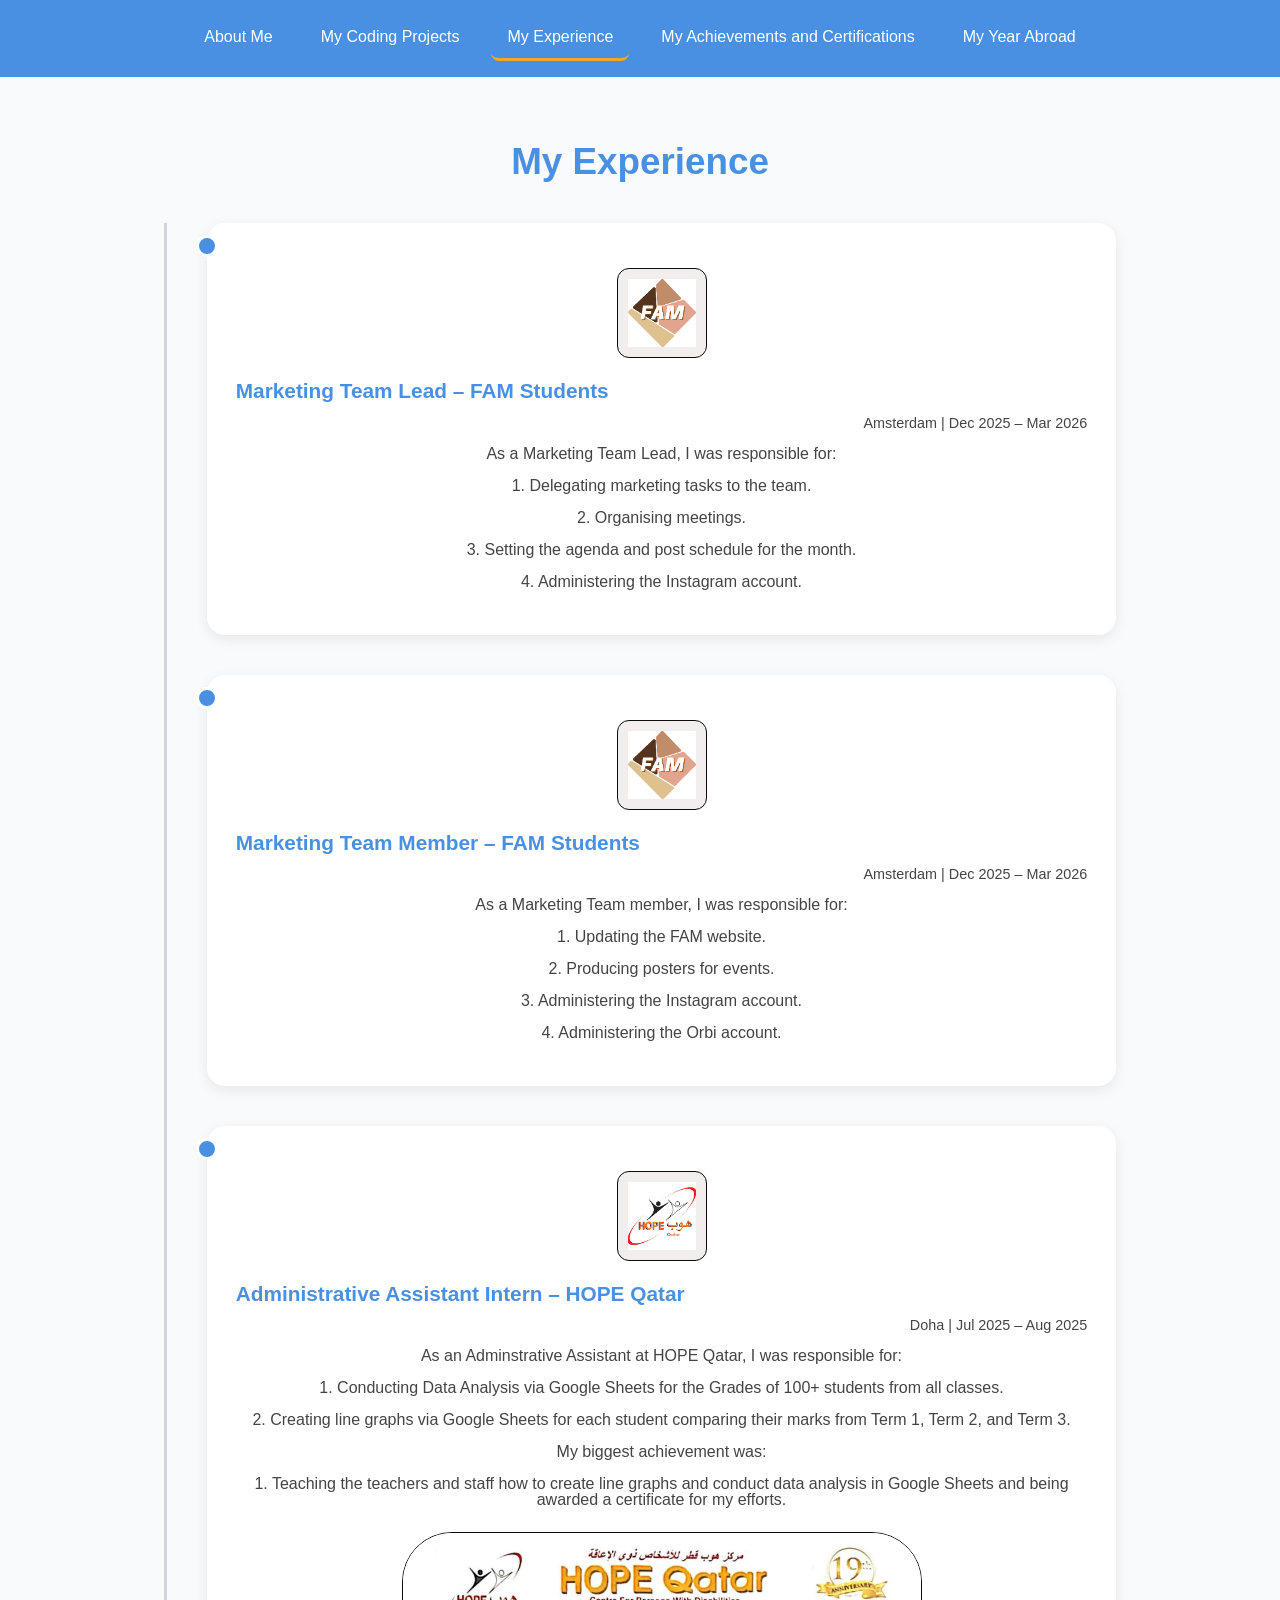
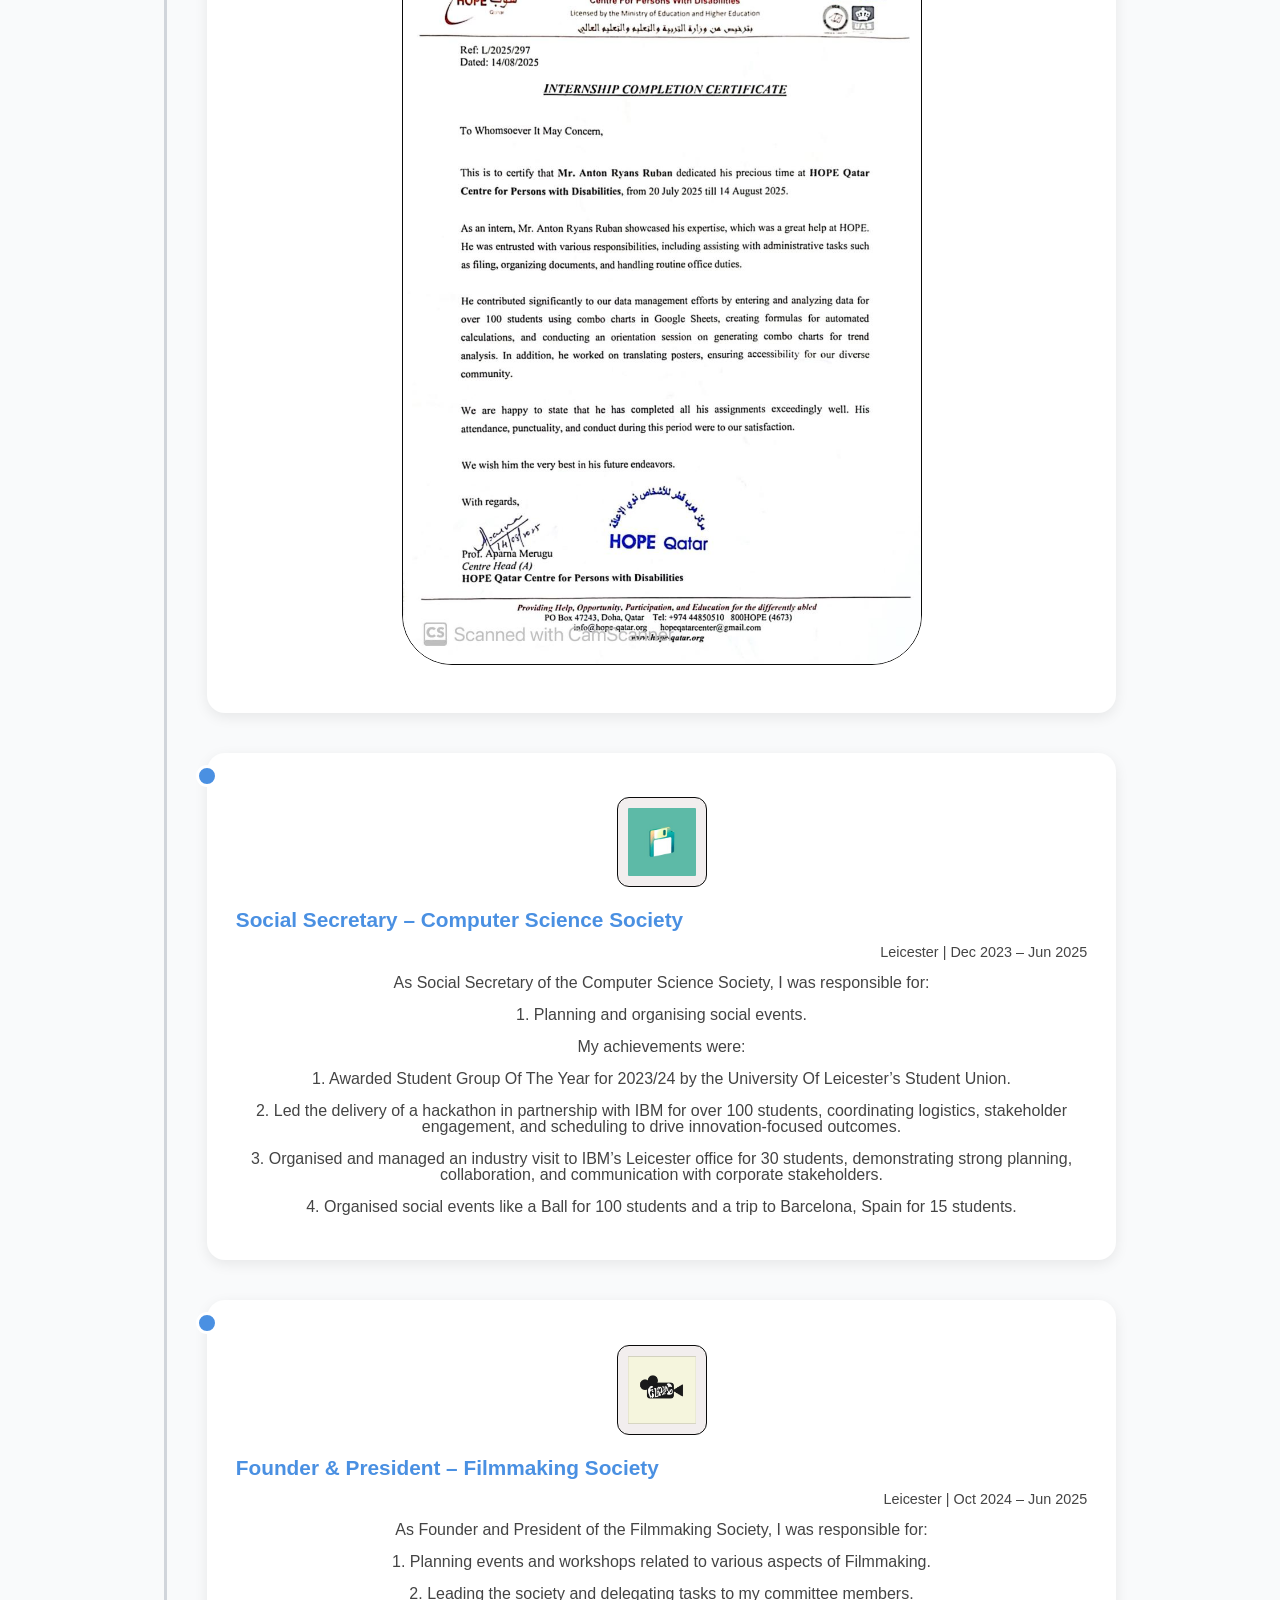
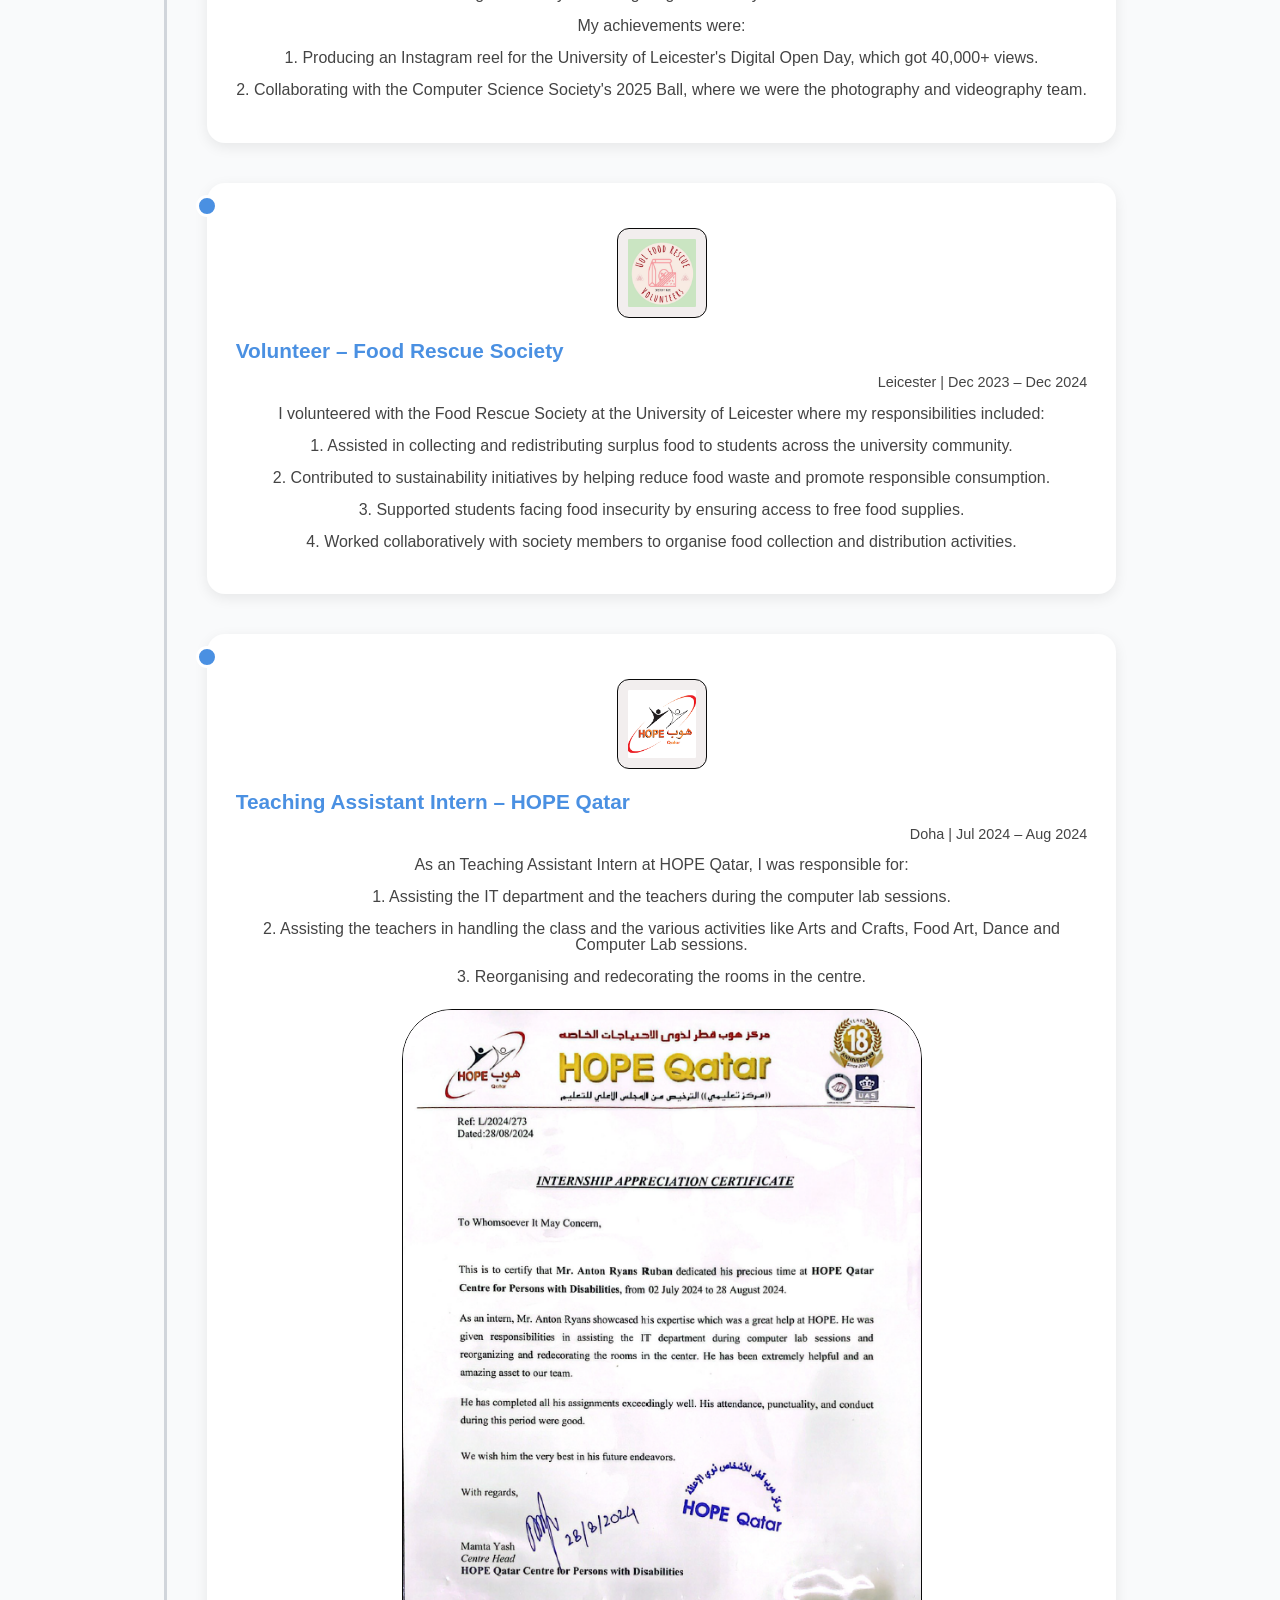
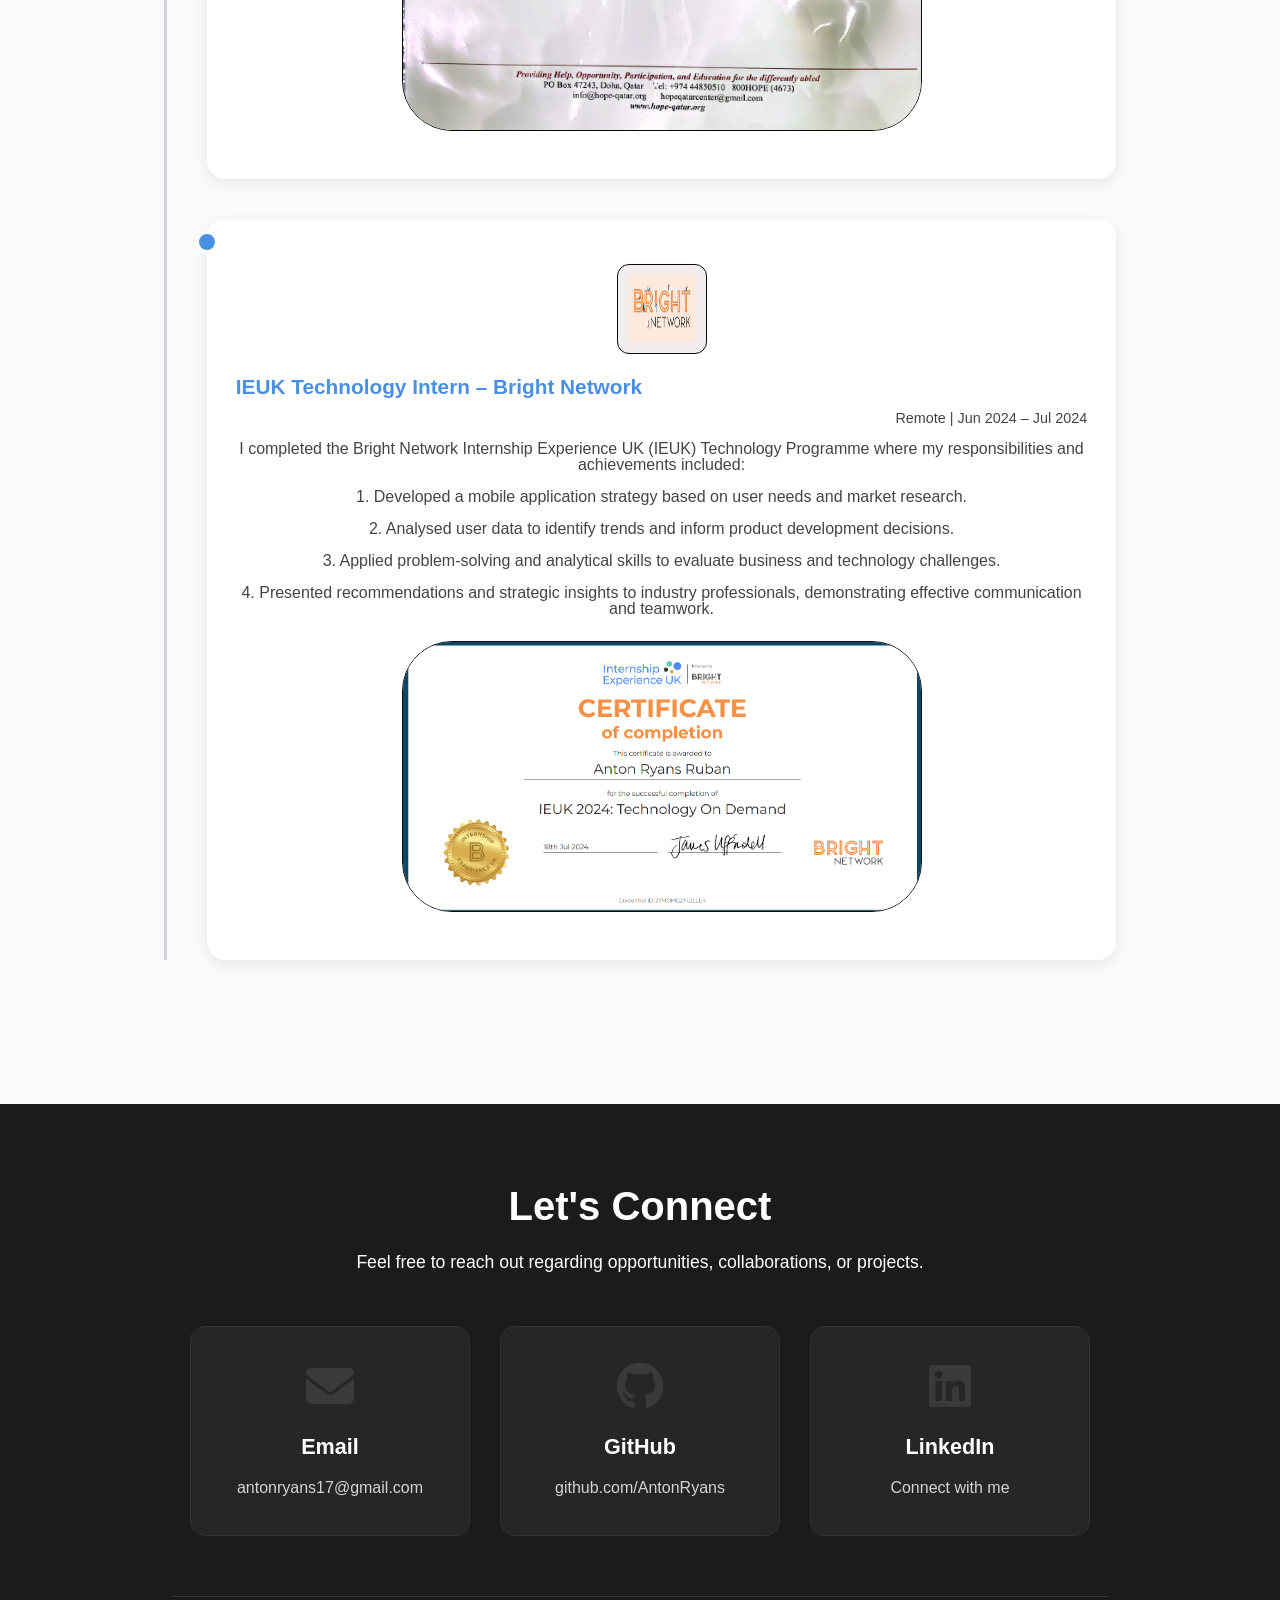
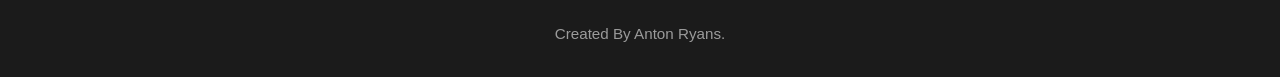
<file: My Experience Page.html>
<!DOCTYPE html>
<html lang="en">
<head>
  <meta charset="UTF-8">
  <meta name="viewport" content="width=device-width, initial-scale=1.0">
  <title>Anton Ryans - Experience</title>

  <link rel="stylesheet" href="css/theme.css">
  <link rel="stylesheet" href="css/experience.css">
  <link rel="stylesheet" href="https://cdnjs.cloudflare.com/ajax/libs/font-awesome/6.7.2/css/all.min.css">
</head>

<body>

<header>
  <div class="topnav">
    <a href="index.html">About Me</a>
    <a href="My Coding Projects Page.html">My Coding Projects</a>
    <a class="active" href="My Experience Page.html">My Experience</a>
    <a href="My Achievements and Certifications Page.html">My Achievements and Certifications</a>
    <a href="yearAbroad.html">My Year Abroad</a>
  </div>
</header>

<main class="container">

  <h1 class="page-title">My Experience</h1>

  <section class="study-section">
  <div class="timeline">

    <!-- FAM Team 1 -->
    <div class="timeline-item">
      <article class="course">
        <img class="pic" src="pics/FAM.png">
        <div class="role-header">
          <h3>Marketing Team Lead – FAM Students</h3>
        </div>
        <p class="meta">Amsterdam | Dec 2025 – Mar 2026 </p>
        <p> As a Marketing Team Lead, I was responsible for: </p>
        <p> 1. Delegating marketing tasks to the team. </p>
        <p> 2. Organising meetings. </p>
        <p> 3. Setting the agenda and post schedule for the month. </p>
        <p> 4. Administering the Instagram account. </p>
      </article>
    </div>
    
    <!-- FAM Team 2 -->
    <div class="timeline-item">
      <article class="course">
        <img class="pic" src="pics/FAM.png">
        <div class="role-header">
          <h3>Marketing Team Member – FAM Students</h3>
        </div>
        <p class="meta">Amsterdam | Dec 2025 – Mar 2026 </p>
        <p> As a Marketing Team member, I was responsible for: </p>
        <p> 1. Updating the FAM website. </p>
        <p> 2. Producing posters for events. </p>
        <p> 3. Administering the Instagram account. </p>
        <p> 4. Administering the Orbi account. </p>
      </article>
    </div>

    <!-- HOPE Intern -->
    <div class="timeline-item">
      <article class="course">
        <img class="pic" src="pics/HopePic.png">
        <div class="role-header">
          <h3>Administrative Assistant Intern – HOPE Qatar</h3>
        </div>
        <p class="meta">Doha | Jul 2025 – Aug 2025</p>
        <p> As an Adminstrative Assistant at HOPE Qatar, I was responsible for: </p>
        <p> 1. Conducting Data Analysis via Google Sheets for the Grades of 100+ students from all classes. </p>
        <p> 2. Creating line graphs via Google Sheets for each student comparing their marks from Term 1, Term 2, and Term 3. </p>
        <p> My biggest achievement was: </p>
        <p> 1. Teaching the teachers and staff how to create line graphs and conduct data analysis in Google Sheets and being awarded a certificate for my efforts. </p>

        <div class="project-spotlight">
          <img class="long-pic" src="pics/1755465207499.jpeg">
        </div>
      </article>
    </div>

    <!-- CS Society -->
    <div class="timeline-item">
      <article class="course">
        <img class="pic" src="pics/csPic.jpg">
        <div class="role-header">
          <h3>Social Secretary – Computer Science Society</h3>
        </div>
        <p class="meta">Leicester | Dec 2023 – Jun 2025</p>
        <p> As Social Secretary of the Computer Science Society, I was responsible for: </p>
        <p> 1. Planning and organising social events. </p>
        <p> My achievements were: </p>
        <p> 1. Awarded Student Group Of The Year for 2023/24 by the University Of Leicester’s Student Union. </p>
        <p> 2. Led the delivery of a hackathon in partnership with IBM for over 100 students,
           coordinating logistics, stakeholder engagement, and scheduling to drive innovation-focused outcomes. </p>
        <p> 3. Organised and managed an industry visit to IBM’s Leicester office for 30 students,
           demonstrating strong planning, collaboration, and communication with corporate stakeholders. </p>
       <p> 4. Organised social events like a Ball for 100 students and a trip to Barcelona, Spain for 15 students. </p>
      
      </article>
    </div>

    <!-- Filmmaking -->
    <div class="timeline-item">
      <article class="course">
        <img class="pic" src="pics/fmPic.jpg">
        <div class="role-header"> 
          <h3>Founder & President – Filmmaking Society</h3>
        </div>
        <p class="meta">Leicester | Oct 2024 – Jun 2025</p>
        <p> As Founder and President of the Filmmaking Society, I was responsible for: </p>
        <p> 1. Planning events and workshops related to various aspects of Filmmaking. </p>
        <p> 2. Leading the society and delegating tasks to my committee members. </p>
        <p> My achievements were:</p>
        <p> 1. Producing an Instagram reel for the University of Leicester's Digital Open Day, which got 40,000+ views. </p>
        <p> 2. Collaborating with the Computer Science Society's 2025 Ball, where we were the photography and videography team. </p>
    </div>

    <!-- Food Rescue -->
    <div class="timeline-item">
      <article class="course">
        <img class="pic" src="pics/foodRescuePic.png">
        <div class="role-header">
          <h3>Volunteer – Food Rescue Society</h3>
        </div>
        <p class="meta">Leicester | Dec 2023 – Dec 2024</p>
        <p> I volunteered with the Food Rescue Society at the University of Leicester where my responsibilities included: </p>
        <p> 1. Assisted in collecting and redistributing surplus food to students across the university community. </p>
        <p> 2. Contributed to sustainability initiatives by helping reduce food waste and promote responsible consumption. </p>
        <p> 3. Supported students facing food insecurity by ensuring access to free food supplies. </p>
        <p> 4. Worked collaboratively with society members to organise food collection and distribution activities. </p>
      </article>
    </div>

    <!-- HOPE Volunteer -->
    <div class="timeline-item">
      <article class="course">
        <img class="pic" src="pics/HopePic.png">
        <div class="role-header">
          <h3>Teaching Assistant Intern – HOPE Qatar</h3>
        </div>
        <p class="meta">Doha | Jul 2024 – Aug 2024</p>
        <p> As an Teaching Assistant Intern at HOPE Qatar, I was responsible for: </p>
        <p> 1. Assisting the IT department and the teachers during the computer lab sessions. </p>
        <p> 2. Assisting the teachers in handling the class and the various activities like Arts and Crafts, Food Art, Dance and Computer Lab sessions.  </p>
        <p> 3. Reorganising and redecorating the rooms in the centre. </p>
        <div class="project-spotlight">
          <img class="long-pic" src="pics/HOPE Qatar Intern Certificate.png">
        </div>
      </article>
    </div>

    <!-- Bright Network -->
    <div class="timeline-item">
      <article class="course">
        <img class="pic" src="pics/BNPic.png">
        <div class="role-header">
          <h3>IEUK Technology Intern – Bright Network</h3>
        </div>
        <p class="meta">Remote | Jun 2024 – Jul 2024</p>
       <p> I completed the Bright Network Internship Experience UK (IEUK) Technology Programme where my responsibilities and achievements included: </p>
<p> 1. Developed a mobile application strategy based on user needs and market research. </p>
<p> 2. Analysed user data to identify trends and inform product development decisions. </p>
<p> 3. Applied problem-solving and analytical skills to evaluate business and technology challenges. </p>
<p> 4. Presented recommendations and strategic insights to industry professionals, demonstrating effective communication and teamwork. </p>

        <div class="project-spotlight">
          <img class="wide-pic" src="pics/BN Certificate.png">
        </div>
      </article>
    </div>


  </div>
</section>

</main>

<footer class="footer">

    <div class="footer-content">

        <h2>Let's Connect</h2>

        <p class="footer-text">
            Feel free to reach out regarding opportunities, collaborations, or projects.
        </p>

        <div class="contact-links">

            <a href="mailto:antonryans17@gmail.com" class="contact-card">
                <i class="fa-solid fa-envelope footer-icon"></i>
                <h3>Email</h3>
                <p>antonryans17@gmail.com</p>
            </a>

            <a href="https://github.com/AntonRyans" target="_blank" class="contact-card">
                <i class="fa-brands fa-github footer-icon"></i>
                <h3>GitHub</h3>
                <p>github.com/AntonRyans</p>
            </a>

            <a href="https://www.linkedin.com/in/anton-ryans-ruban-a1a442295/" target="_blank" class="contact-card">
                <i class="fa-brands fa-linkedin footer-icon"></i>
                <h3>LinkedIn</h3>
                <p>Connect with me</p>
            </a>

        </div>

        <div class="footer-divider"></div>

        <p class="creator">
           Created By Anton Ryans.
        </p>

    </div>

</footer>

</body>
</html>
</file>
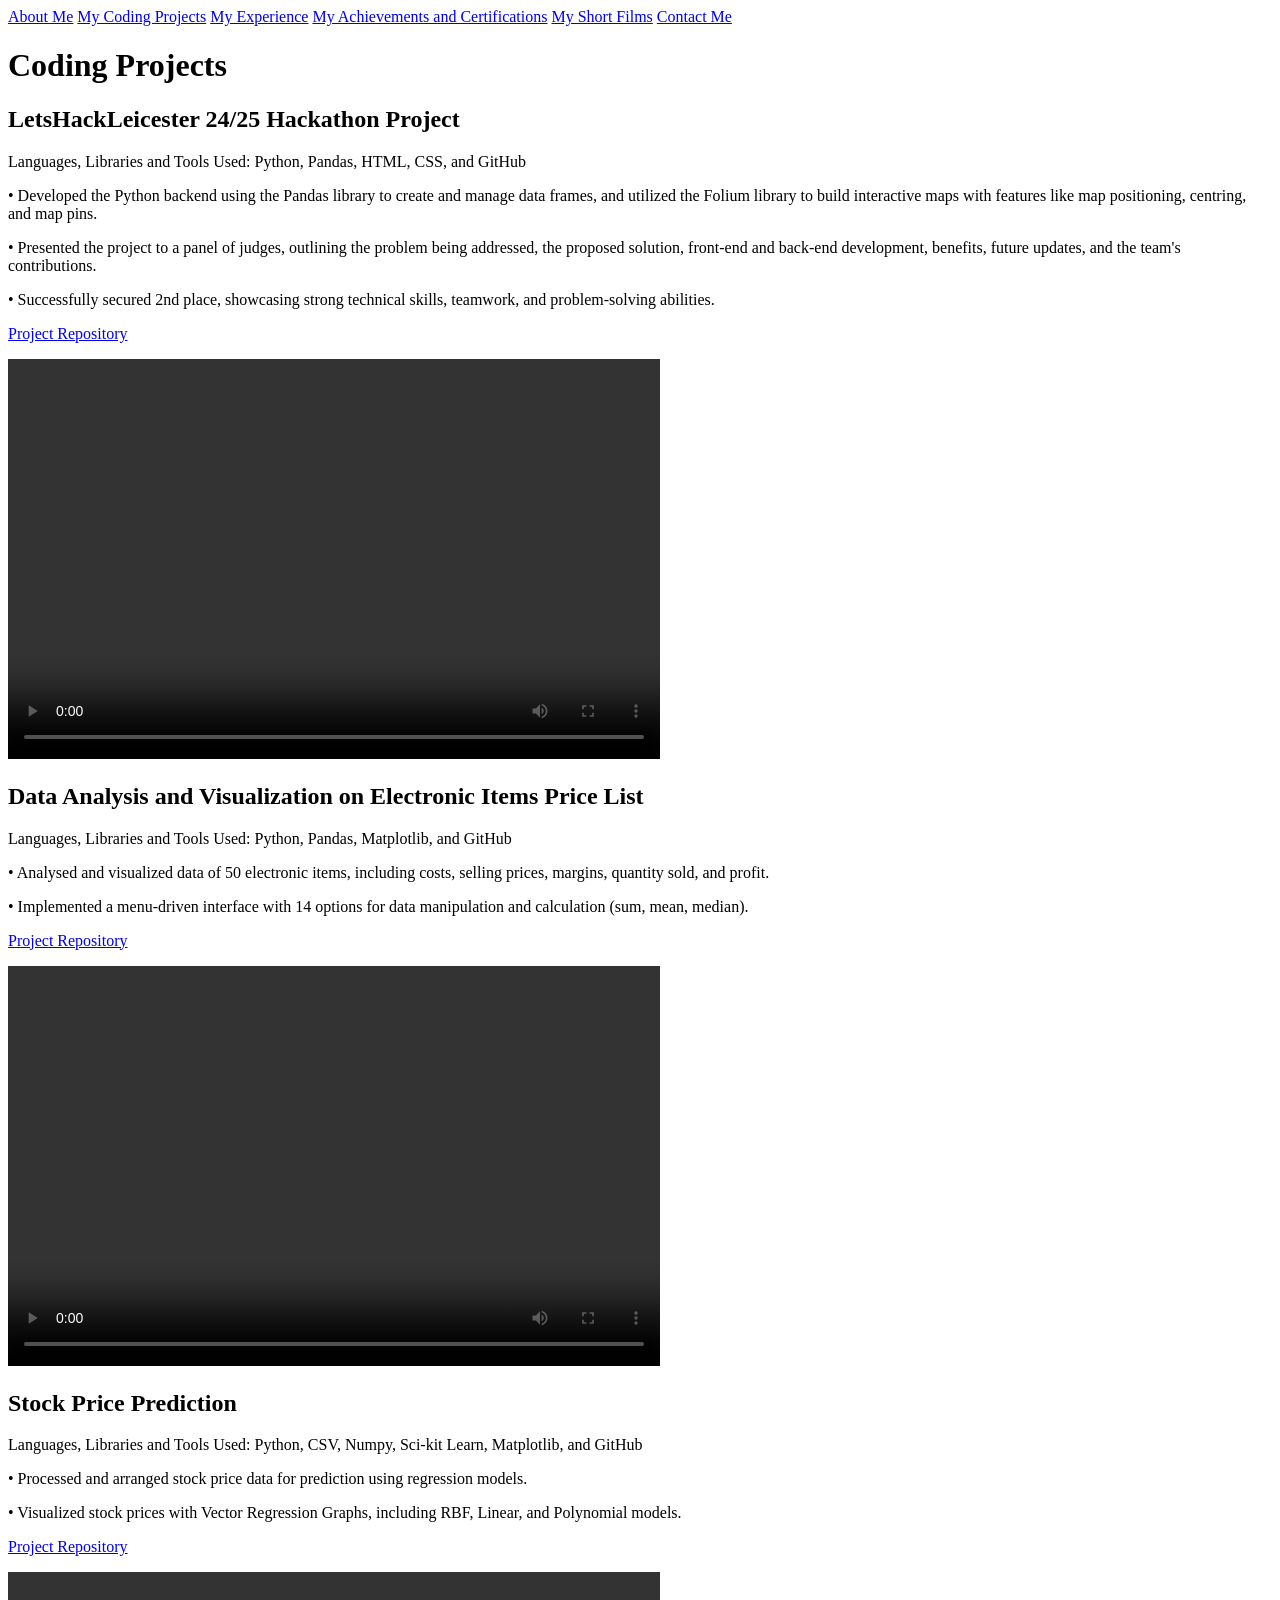
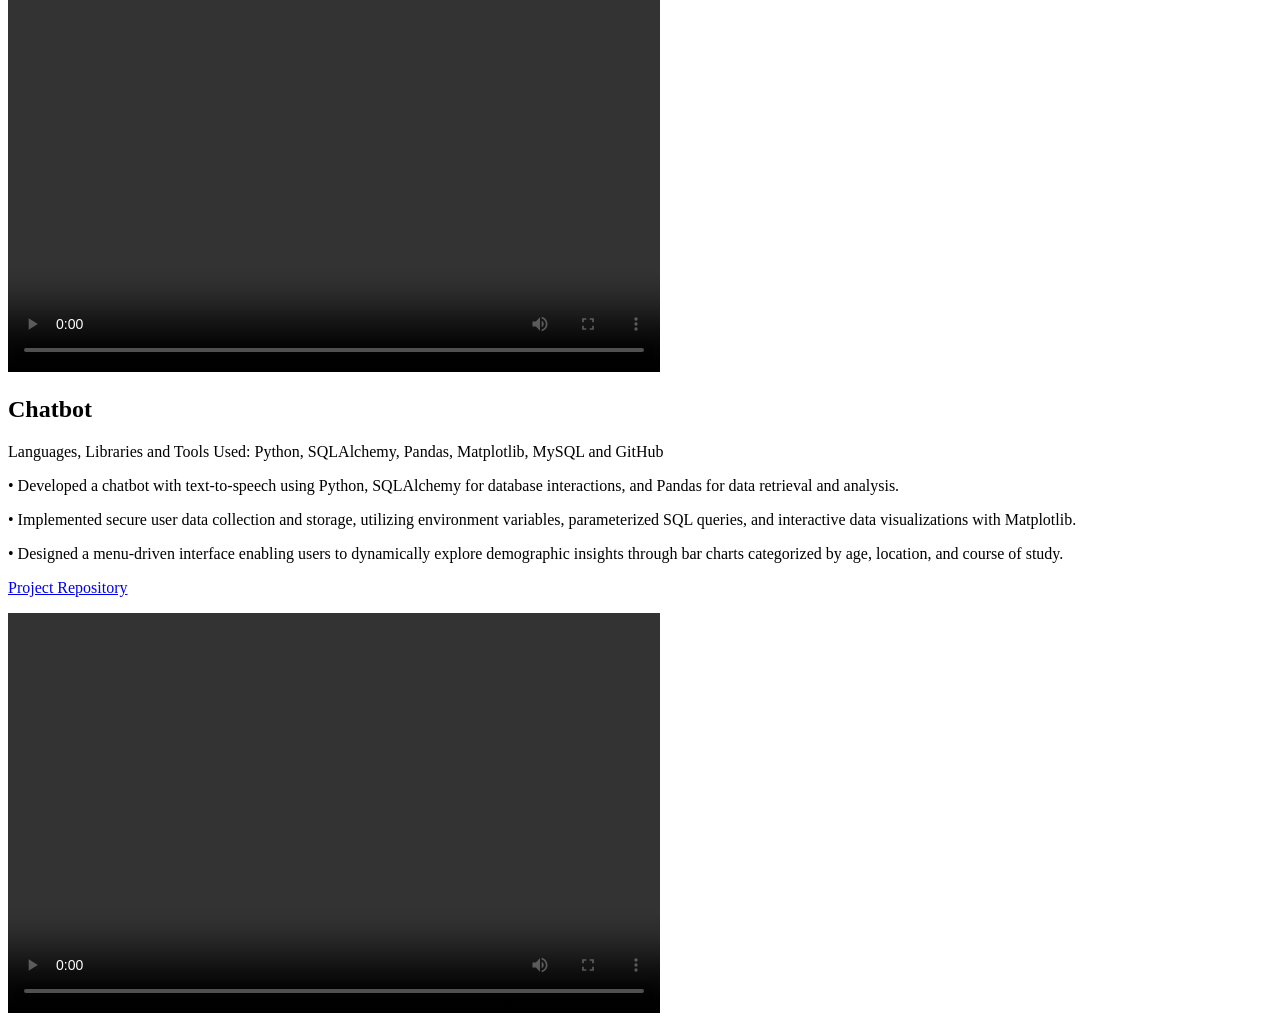
<file: html/My Coding Projects Page.html>
<!DOCTYPE html>
<html lang="en">
<head>
    <meta charset="UTF-8">
    <meta name="viewport" content="width=device-width, initial-scale=1.0">
    <title>Anton Ryans's Portfolio</title>
    <link rel="stylesheet" href="C:\Users\anton\Documents\GitHub\Anton-Portfolio\css\codingprojects.css">
</head>
<body>
    <div class="topnav">
        <a class="active" href="index.html">About Me</a>
        <a href="html/My Coding Projects Page.html">My Coding Projects</a>
        <a href="html/My Experience Page.html">My Experience</a>
        <a href="html/My Achievements and Certifications Page.html">My Achievements and Certifications</a>
        <a href="html/My Short Films Portfolio Page.html">My Short Films</a>
        <a href="html/Contact Me Page.html">Contact Me</a>
      </div>
    <div class="el"></div>
    <div class="content">
        <h1>Coding Projects</h1>
        <h2> LetsHackLeicester 24/25 Hackathon Project </h2>
        <p>
            Languages, Libraries and Tools Used: Python, Pandas, HTML, CSS, and GitHub
        </p>
        <p>
            • Developed the Python backend using the Pandas library to create and manage data frames,
             and utilized the Folium library to build interactive maps with features like map positioning, centring, and map pins.
        </p>
        <p> 
            • Presented the project to a panel of judges, outlining the problem being addressed,
             the proposed solution, front-end and back-end development, benefits, future updates, and the team's contributions.   
        </p>
            <p>
                • Successfully secured 2nd place, showcasing strong technical skills, teamwork, and problem-solving abilities.
            </p>  
        <p>
            <a href="https://github.com/AntonRyans/letsHack09" target="_blank">Project Repository</a>
        </p>
             <video width="652" height="400" controls>
                <source src="C:\Users\anton\Documents\GitHub\Anton-Portfolio\vids\hackathonVidRec.mp4" type="video/mp4">
              </video>
        </p>

        <h2> Data Analysis and Visualization on Electronic Items Price List </h2>
        <p>
            Languages, Libraries and Tools Used: Python, Pandas, Matplotlib, and GitHub
        </p>
        <p>
            • Analysed and visualized data of 50 electronic items,
             including costs, selling prices, margins, quantity sold, and profit.
        </p>
        <p>
            • Implemented a menu-driven interface with 14 options for data manipulation and calculation (sum, mean, median).
        </p>
        <p>
            <a href="https://github.com/AntonRyans/pandas-data-analysis-electronic-items" target="_blank">Project Repository</a>
        </p>
             <video width="652" height="400" controls>
                <source src="C:\Users\anton\Documents\GitHub\Anton-Portfolio\vids\pandasVidRec.mp4" type="video/mp4">
              </video>
        </p>

        <h2> Stock Price Prediction </h2>
        <p>
            Languages, Libraries and Tools Used: Python, CSV, Numpy, Sci-kit Learn, Matplotlib, and GitHub
        </p>
        <p>
            • Processed and arranged stock price data for prediction using regression models.
        </p>
        <p>
            • Visualized stock prices with Vector Regression Graphs, including RBF, Linear, and Polynomial models.
        </p>
        <p>
            <a href="https://github.com/AntonRyans/predict-stock-prices" target="_blank">Project Repository</a>
        </p>
             <video width="652" height="400" controls>
                <source src="C:\Users\anton\Documents\GitHub\Anton-Portfolio\vids\predictStockVidRec.mp4" type="video/mp4">
              </video>
        </p>
        <h2> Chatbot </h2>
        <p>
            Languages, Libraries and Tools Used: Python, SQLAlchemy, Pandas, Matplotlib, MySQL and GitHub
        </p>
        <p>
            • Developed a chatbot with text-to-speech using Python, 
            SQLAlchemy for database interactions, and Pandas for data retrieval and analysis. 
        </p>
        <p> 
            • Implemented secure user data collection and storage, utilizing environment variables, parameterized SQL queries, 
            and interactive data visualizations with Matplotlib.  
        </p>
        <p>
            • Designed a menu-driven interface enabling users to dynamically explore demographic insights 
            through bar charts categorized by age, location, and course of study.
        </p>
        <p>
            <a href="https://github.com/AntonRyans/chatbot" target="_blank">Project Repository</a>
        </p>
             <video width="652" height="400" controls>
                <source src="C:\Users\anton\Documents\GitHub\Anton-Portfolio\vids\chatbotRec.mp4" type="video/mp4">
              </video>
        </p>

        
    </div>

</body>
</html>
</file>
<file: css/theme.css>
/* ===============================
   THEME.CSS - General Layout
================================ */

/* Root Variables */
:root {
    --primary-color: #4A90E2;
    --secondary-color: #F5A623;
    --background-color: #fdfdfd;
    --text-color: #333;
    --heading-color: #1a1a1a;
    --link-color: var(--primary-color);
    --link-hover-color: var(--secondary-color);
    --border-radius: 8px;
    --transition-speed: 0.3s;
    --font-family: 'Segoe UI', Tahoma, Geneva, Verdana, sans-serif;
}

/* Global Styles */
* {
    margin: 0;
    padding: 0;
    box-sizing: border-box;
}

body {
    font-family: var(--font-family);
    background-color: var(--background-color);
    color: var(--text-color);
    line-height: 1.6;
    text-align: center; /* center everything */
}

/* ---------- Top Navigation ---------- */
.topnav {
    display: flex;
    flex-wrap: wrap;
    justify-content: center; /* center nav links */
    gap: 1rem;
    background-color: var(--primary-color);
    padding: 1rem 2rem;
}

.topnav a {
    color: white;
    text-decoration: none;
    font-weight: 500;
    padding: 0.5rem 1rem;
    transition: color var(--transition-speed), background var(--transition-speed);
    border-radius: var(--border-radius);
}

.topnav a:hover {
    color: var(--secondary-color);
    background-color: rgba(255, 255, 255, 0.1);
}

.topnav a.active {
    border-bottom: 3px solid var(--secondary-color);
}

/* ---------- Main Content ---------- */
.content {
    max-width: 1000px;
    margin: 2rem auto;
    padding: 2rem;
}

/* Center all headings */
.content h1, .content h2, .content h3 {
    text-align: center;
}

/* Center paragraphs */
.content p {
    text-align: center;
}

/* Center links */
.content a {
    display: inline-block;
    margin: 0.5rem auto;
    text-align: center;
}

/* ===============================
  DOWNLOAD BUTTON
   =============================== */

.download-btn {
    display: inline-block;
    padding: 0.75rem 1.2rem;
    background-color: #4a74f5;
    color: white !important;
    text-decoration: none;
    border-radius: 6px;
    font-weight: bold;
    margin-top: 1.5rem;
    transition: background-color 0.2s ease-in-out, transform 0.2s ease-in-out;
}

.download-btn:hover {
    background-color: #375de0;
    transform: translateY(-2px);
}
.footer{
    background:#1b1b1b;
    color:white;
    margin-top:80px;
    padding:70px 20px 30px;
}

.footer-content{
    max-width:1100px;
    margin:auto;
    text-align:center;
}

.footer h2{
    color:white;
    font-size:2.5rem;
    margin-bottom:10px;
}

.footer-text{
    color:white;
    font-size:1.1rem;
    margin-bottom:50px;
}

.contact-links{
    display:flex;
    justify-content:center;
    gap:30px;
    flex-wrap:wrap;
}

.contact-card{
    width:280px;
    padding:35px 25px;
    background:#262626;
    border-radius:15px;
    text-decoration:none;
    color:white;
    transition:all .3s ease;
    border:1px solid #333;
}

.contact-card:hover{
    transform:translateY(-8px);
    border-color:#4f8df7;
    box-shadow:0 10px 25px rgba(79,141,247,.25);
}

.footer-icon{
    font-size:3rem;
    color:#3a3a3a;
    margin-bottom:20px;
}

.contact-card h3{
    margin-bottom:12px;
    font-size:1.35rem;
}

.contact-card p{
    color:#d4d4d4;
    word-break:break-word;
    line-height:1.5;
}

.footer-divider{
    width:85%;
    height:1px;
    background:#3a3a3a;
    margin:60px auto 25px;
}

.creator{
    color:#9b9b9b;
    font-size:.95rem;
}
</file>
<file: css/index.css>
/* ---------- INDEX PAGE SPECIFIC STYLES ---------- */

/* Profile Picture Styling */
.profile-pic {
    display: block;
    margin: 25px auto;
    width: 220px;
    height: 220px;
    object-fit: cover;
    border-radius: 50%;
    box-shadow: 0 8px 20px rgba(0, 0, 0, 0.25);
    border: 3px solid #0078d7;
    transition: transform 0.3s ease, box-shadow 0.3s ease;
}

.profile-pic:hover {
    transform: scale(1.05);
    box-shadow: 0 12px 28px rgba(0, 120, 215, 0.4);
}

/* ---------- POPUP STYLES ---------- */

.popup-overlay {
    display: none; /* Hidden by default */
    position: fixed;
    inset: 0;
    background-color: rgba(0, 0, 0, 0.6);
    justify-content: center;
    align-items: center;
    z-index: 999;
    backdrop-filter: blur(3px);
}

.popup {
    background-color: #ffffff;
    border-radius: 16px;
    padding: 30px 40px;
    text-align: center;
    max-width: 420px;
    width: 90%;
    box-shadow: 0 8px 30px rgba(0, 0, 0, 0.35);
    animation: popupFade 0.4s ease;
}

.popup h2 {
    margin-bottom: 12px;
    color: #0078d7;
    font-size: 1.8rem;
}

.popup p {
    margin-bottom: 25px;
    color: #333;
    line-height: 1.5;
    font-size: 1rem;
}

/* ---------- POPUP BUTTONS ---------- */

.popup-buttons {
    display: flex;
    flex-direction: column;
    gap: 12px;
    margin: 20px 0;
}

.popup-link {
    text-decoration: none;
    background-color: #0078d7;
    color: white;
    padding: 10px 16px;
    border-radius: 10px;
    font-weight: 600;
    transition: background-color 0.25s ease, transform 0.25s ease, box-shadow 0.25s ease;
    box-shadow: 0 3px 8px rgba(0, 120, 215, 0.3);
}

.popup-link:hover {
    background-color: #005fa3;
    transform: translateY(-2px);
    box-shadow: 0 5px 14px rgba(0, 120, 215, 0.45);
}

/* ---------- CLOSE BUTTON ---------- */

.popup button {
    background-color: #333;
    color: white;
    border: none;
    border-radius: 8px;
    padding: 10px 18px;
    cursor: pointer;
    font-weight: 600;
    transition: background-color 0.3s ease, transform 0.2s ease;
}

.popup button:hover {
    background-color: #555;
    transform: scale(1.05);
}

/* ---------- ANIMATIONS ---------- */
@keyframes popupFade {
    from {
        transform: scale(0.85);
        opacity: 0;
    }
    to {
        transform: scale(1);
        opacity: 1;
    }
}

/* ---------- RESPONSIVE DESIGN ---------- */
@media (min-width: 600px) {
    .popup-buttons {
        flex-direction: row;
        flex-wrap: wrap;
        justify-content: center;
    }

    .popup-link {
        flex: 1 1 45%;
        text-align: center;
    }
}
</file>
<file: css/achievements.css>
/* ===============================
   ACHIEVEMENTS PAGE (LIGHT THEME)
================================ */

:root {
    --primary-color: #4A90E2;
    --text-color: #2b2b2b;
    --card-bg: #ffffff;
    --border-color: #e5e7eb;
    --shadow: 0 6px 18px rgba(0,0,0,0.08);
}

/* Page layout */
.content {
    max-width: 1000px;
    margin: 2rem auto;
    padding: 1.5rem;
}

/* Headings */
.content h1 {
    text-align: center;
    color: var(--primary-color);
    margin-bottom: 2rem;
}

.content h2 {
    text-align: center;
    margin-top: 2.5rem;
    color: var(--primary-color);
}

.content h3 {
    color: var(--primary-color);
    margin-top: 1.5rem;
}

/* Paragraphs */
.content p {
    line-height: 1.7;
    color: var(--text-color);
    text-align: justify;
}

/* ===============================
   FLIP CARD SYSTEM
================================ */

.card-grid {
    display: grid;
    grid-template-columns: repeat(auto-fit, minmax(260px, 1fr));
    gap: 1.5rem;
    margin-top: 1.5rem;
}

/* 3D perspective */
.flip-card {
    background: transparent;
    width: 100%;
    height: 320px;
    perspective: 1000px;
}

/* inner rotation container */
.flip-card-inner {
    position: relative;
    width: 100%;
    height: 100%;
    transition: transform 0.8s;
    transform-style: preserve-3d;
}

/* hover effect */
.flip-card:hover .flip-card-inner {
    transform: rotateY(180deg);
}

/* front + back */
.flip-card-front,
.flip-card-back {
    position: absolute;
    width: 100%;
    height: 100%;
    border-radius: 16px;
    box-shadow: var(--shadow);
    backface-visibility: hidden;
    display: flex;
    align-items: center;
    justify-content: center;
    flex-direction: column;
    padding: 1rem;
    background: var(--card-bg);
    border: 1px solid var(--border-color);
}

/* front image */
.flip-card-front img {
    width: 100%;
    height: 180px;
    object-fit: contain;
    border-radius: 12px;
}

/* back side */
.flip-card-back {
    transform: rotateY(180deg);
    text-align: center;
}

/* back text */
.flip-card-back p {
    font-size: 0.95rem;
    margin-top: 0.5rem;
}

/* buttons */
.flip-card-back a {
    margin-top: 1rem;
    display: inline-block;
    padding: 0.5rem 1rem;
    background: var(--primary-color);
    color: white;
    border-radius: 8px;
    text-decoration: none;
}

.flip-card-back a:hover {
    background: #2f6fd1;
}

/* ===============================
   PROFILE IMAGE (OPTIONAL)
================================ */

.profile-pic {
    display: block;
    margin: 1rem auto 2rem;
    width: 180px;
    height: 180px;
    border-radius: 50%;
    object-fit: cover;
    border: 4px solid var(--primary-color);
    box-shadow: var(--shadow);
}

/* ===============================
   MOBILE
================================ */

@media (max-width: 768px) {
    .flip-card {
        height: 300px;
    }
}
</file>
<file: css/experience.css>
/* ===============================
   EXPERIENCE PAGE - LIGHT THEME
================================ */

/* Base */
body {
    font-family: 'Segoe UI', Tahoma, Geneva, Verdana, sans-serif;
    background-color: #f9fafb;
    color: #333;
    margin: 0;
}

/* Container */
main.container {
    max-width: 1000px;
    margin: 2rem auto;
    padding: 1.5rem;
}

/* Title */
.page-title {
    text-align: center;
    font-size: 2.3rem;
    color: #4A90E2;
    margin-bottom: 2rem;
}

/* ===============================
   TIMELINE
================================ */

.timeline {
    position: relative;
    margin: 2rem 0;
    padding-left: 40px;
    border-left: 3px solid #d1d5db;
}

.timeline-item {
    position: relative;
    margin-bottom: 2.5rem;
}

/* Dot */
.timeline-item::before {
    content: "";
    position: absolute;
    left: -11px;
    top: 12px;
    width: 16px;
    height: 16px;
    background: #4A90E2;
    border-radius: 50%;
    border: 3px solid #fff;
}

/* ===============================
   CARD
================================ */

.course {
    background-color: #ffffff;
    padding: 1.8rem;
    border-radius: 18px;
    box-shadow: 0 4px 14px rgba(0,0,0,0.08);
    transition: all 0.25s ease;
}

.course:hover {
    transform: translateY(-4px);
    box-shadow: 0 10px 25px rgba(0,0,0,0.12);
}

/* ===============================
   HEADER
================================ */

.role-header {
    display: flex;
    align-items: center;
    gap: 10px;
    margin-bottom: 0.5rem;
}

.role-header h3 {
    font-size: 1.3rem;
    color: #4A90E2;
    margin: 0;
}

/* Icons */
.role-icon {
    font-size: 1.4rem;
}

/* Meta */
.meta {
    font-size: 0.9rem;
    color: #6b7280;
    margin-bottom: 1rem;
    text-align: right;
}

/* ===============================
   TEXT
================================ */

.course p {
    line-height: 1;
    color: #444;
    margin-bottom: 1rem;
}

/* ===============================
   IMAGES
================================ */

/* Logos */
.pic {
    display: block;
    margin: 1rem auto;
    width: 90px;
    height: 90px;
    object-fit: fill;
    background: #f2eeee;
    padding: 10px;
    border-radius: 12px;
    border: 1px solid #0b0b0b;
    align-self: right;
}

/* Certificates */
.long-pic,
.wide-pic {
    display: block;
    width: 100%;
    max-width: 520px;
    margin: 1.2rem auto;
    border-radius: 50px;
    border: 1px solid #0a0a0a;
}

/* Project spotlight */
.project-spotlight {
    margin-top: 1.5rem;
    text-align: center;
}


/* ---------- Top Navigation ---------- */
.topnav {
    display: flex;
    flex-wrap: wrap;
    justify-content: center; /* center nav links */
    gap: 1rem;
    background-color: var(--primary-color);
    padding: 1rem 2rem;
}

.topnav a {
    color: white;
    text-decoration: none;
    font-weight: 500;
    padding: 0.5rem 1rem;
    transition: color var(--transition-speed), background var(--transition-speed);
    border-radius: var(--border-radius);
}

.topnav a:hover {
    color: var(--secondary-color);
    background-color: rgba(255, 255, 255, 0.1);
}

.topnav a.active {
    border-bottom: 3px solid var(--secondary-color);
}


/* ===============================
   RESPONSIVE
================================ */

@media (max-width: 900px) {
    .timeline {
        padding-left: 25px;
    }

    .course {
        padding: 1.4rem;
    }

    .pic {
        width: 70px;
        height: 70px;
    }
}

@media (max-width: 600px) {
    .page-title {
        font-size: 1.9rem;
    }
}
</file>
